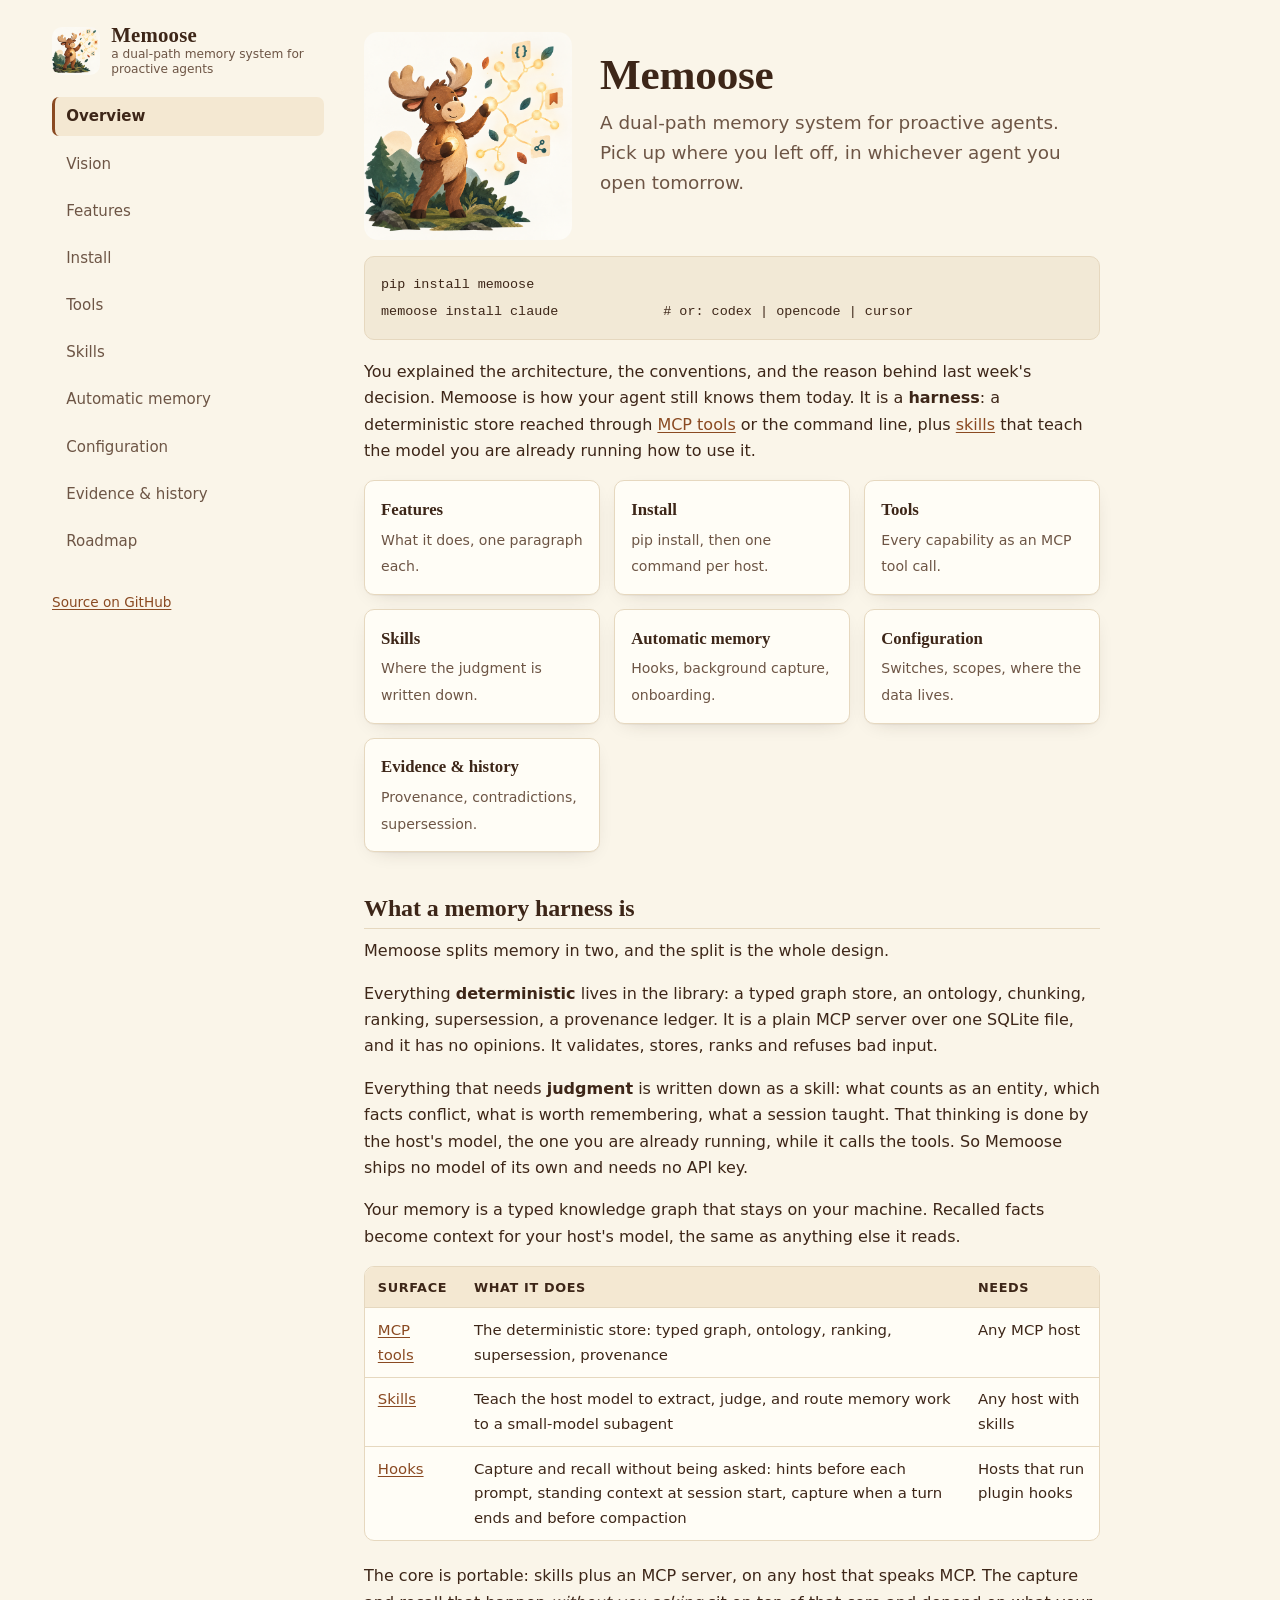
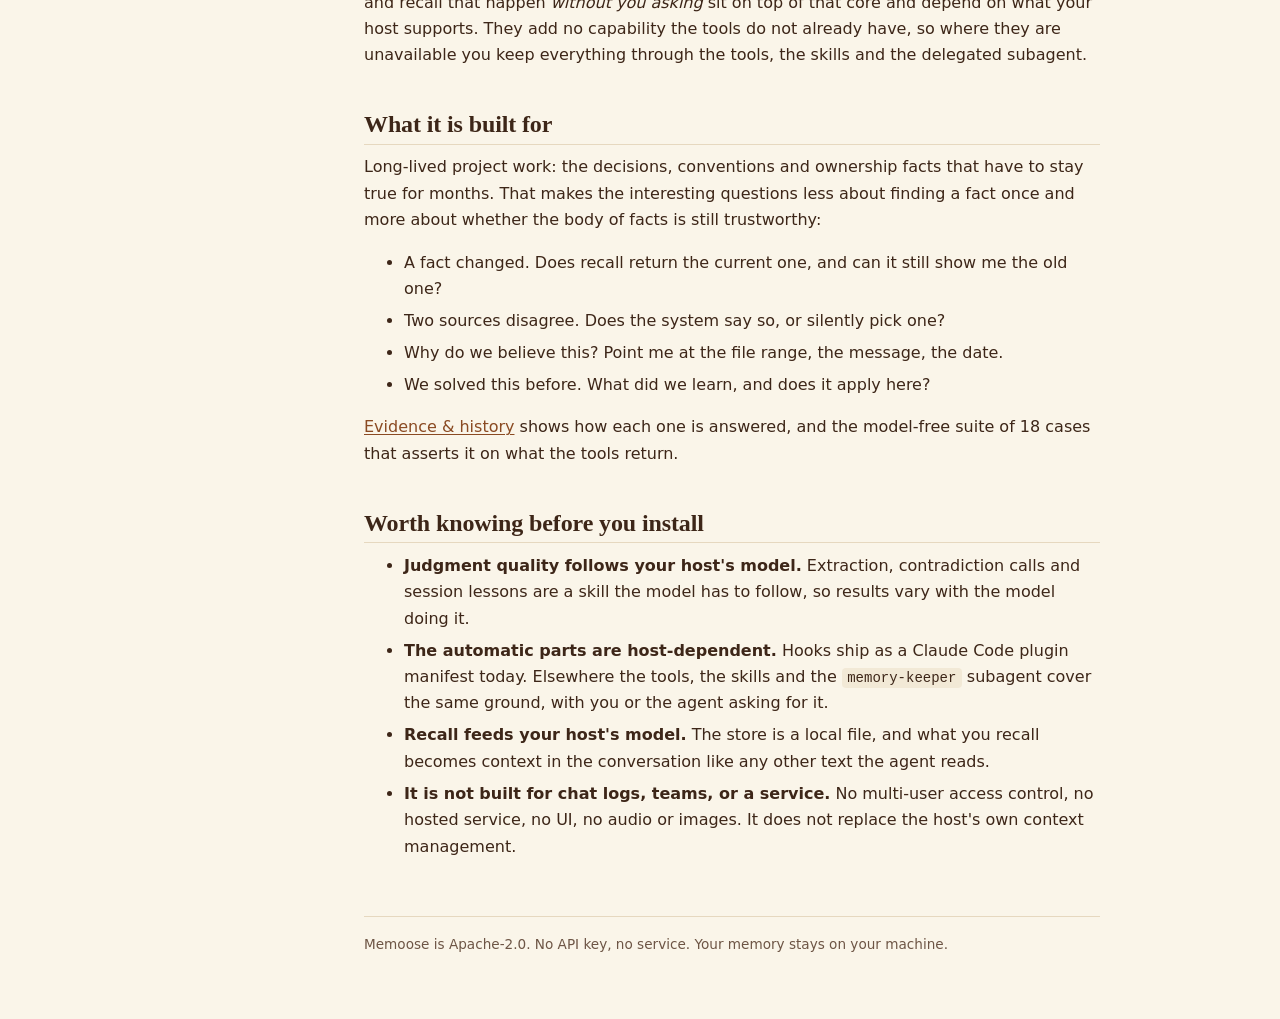
<file: docs/site/index.html>
<!doctype html>
<html lang="en">
<head>
<meta charset="utf-8">
<meta name="viewport" content="width=device-width, initial-scale=1">
<title>Overview &middot; Memoose</title>
<meta name="description" content="Memoose is a dual-path memory system for proactive agents: a deterministic store reached through MCP tools, plus skills that teach the model you are already running how to use it. No API key.">
<link rel="icon" href="memoose-mascot.png">
<link rel="stylesheet" href="style.css">
</head>
<body>
<a class="skip" href="#main">Skip to content</a>
<div class="shell">
<header class="side">
  <a class="brand" href="index.html">
    <img src="memoose-mascot.png" alt="" width="48" height="48">
    <span><strong>Memoose</strong><small>a dual-path memory system for proactive agents</small></span>
  </a>
  <nav aria-label="Documentation">
    <ul>
      <li><a href="index.html" aria-current="page">Overview</a></li>
      <li><a href="vision.html">Vision</a></li>
      <li><a href="features.html">Features</a></li>
      <li><a href="install.html">Install</a></li>
      <li><a href="tools.html">Tools</a></li>
      <li><a href="skills.html">Skills</a></li>
      <li><a href="automatic.html">Automatic memory</a></li>
      <li><a href="configuration.html">Configuration</a></li>
      <li><a href="trust.html">Evidence &amp; history</a></li>
      <li><a href="roadmap.html">Roadmap</a></li>
    </ul>
  </nav>
  <p class="side-foot"><a href="https://github.com/AndrewNgo-ini/memoose">Source on GitHub</a></p>
</header>
<main id="main">
<div class="hero">
  <img src="memoose-mascot.png" alt="The Memoose mascot: a round 2D cartoon moose with tan antlers, sitting and holding up a blank card, on an ivory background." width="320" height="320">
  <div>
    <h1>Memoose</h1>
    <p class="lede">A dual-path memory system for proactive agents. Pick up where you left off, in whichever
    agent you open tomorrow.</p>
  </div>
</div>

<pre><code>pip install memoose
memoose install claude             # or: codex | opencode | cursor</code></pre>

<p>You explained the architecture, the conventions, and the reason behind last week's decision.
Memoose is how your agent still knows them today. It is a <strong>harness</strong>: a
deterministic store reached through <a href="tools.html">MCP tools</a> or the command line, plus
<a href="skills.html">skills</a> that teach the model you are already running how to use it.</p>

<ul class="cards">
  <li><a href="features.html"><strong>Features</strong><span>What it does, one paragraph each.</span></a></li>
  <li><a href="install.html"><strong>Install</strong><span>pip install, then one command per host.</span></a></li>
  <li><a href="tools.html"><strong>Tools</strong><span>Every capability as an MCP tool call.</span></a></li>
  <li><a href="skills.html"><strong>Skills</strong><span>Where the judgment is written down.</span></a></li>
  <li><a href="automatic.html"><strong>Automatic memory</strong><span>Hooks, background capture, onboarding.</span></a></li>
  <li><a href="configuration.html"><strong>Configuration</strong><span>Switches, scopes, where the data lives.</span></a></li>
  <li><a href="trust.html"><strong>Evidence &amp; history</strong><span>Provenance, contradictions, supersession.</span></a></li>
</ul>

<h2>What a memory harness is</h2>
<p>Memoose splits memory in two, and the split is the whole design.</p>
<p>Everything <strong>deterministic</strong> lives in the library: a typed graph store, an ontology,
chunking, ranking, supersession, a provenance ledger. It is a plain MCP server over one SQLite file,
and it has no opinions. It validates, stores, ranks and refuses bad input.</p>
<p>Everything that needs <strong>judgment</strong> is written down as a skill: what counts as an
entity, which facts conflict, what is worth remembering, what a session taught. That thinking is done
by the host's model, the one you are already running, while it calls the tools. So
Memoose ships no model of its own and needs no API key.</p>
<p>Your memory is a typed knowledge graph that stays on your machine. Recalled facts become
context for your host's model, the same as anything else it reads.</p>

<div class="table-wrap">
<table>
<thead><tr><th>Surface</th><th>What it does</th><th>Needs</th></tr></thead>
<tbody>
<tr><td><a href="tools.html">MCP tools</a></td><td>The deterministic store: typed graph, ontology, ranking, supersession, provenance</td><td>Any MCP host</td></tr>
<tr><td><a href="skills.html">Skills</a></td><td>Teach the host model to extract, judge, and route memory work to a small-model subagent</td><td>Any host with skills</td></tr>
<tr><td><a href="automatic.html">Hooks</a></td><td>Capture and recall without being asked: hints before each prompt, standing context at session start, capture when a turn ends and before compaction</td><td>Hosts that run plugin hooks</td></tr>
</tbody>
</table>
</div>
<p>The core is portable: skills plus an MCP server, on any host that speaks MCP. The capture and
recall that happen <em>without you asking</em> sit on top of that core and depend on what your host
supports. They add no capability the tools do not already have, so where they are unavailable you
keep everything through the tools, the skills and the delegated subagent.</p>

<h2>What it is built for</h2>
<p>Long-lived project work: the decisions, conventions and ownership facts that have to stay true for
months. That makes the interesting questions less about finding a fact once and more about whether the
body of facts is still trustworthy:</p>
<ul>
  <li>A fact changed. Does recall return the current one, and can it still show me the old one?</li>
  <li>Two sources disagree. Does the system say so, or silently pick one?</li>
  <li>Why do we believe this? Point me at the file range, the message, the date.</li>
  <li>We solved this before. What did we learn, and does it apply here?</li>
</ul>
<p><a href="trust.html">Evidence &amp; history</a> shows how each one is answered, and the model-free
suite of 18 cases that asserts it on what the tools return.</p>

<h2>Worth knowing before you install</h2>
<ul>
  <li><strong>Judgment quality follows your host's model.</strong> Extraction, contradiction calls and
  session lessons are a skill the model has to follow, so results vary with the model doing it.</li>
  <li><strong>The automatic parts are host-dependent.</strong> Hooks ship as a Claude Code plugin
  manifest today. Elsewhere the tools, the skills and the <code>memory-keeper</code> subagent cover
  the same ground, with you or the agent asking for it.</li>
  <li><strong>Recall feeds your host's model.</strong> The store is a local file, and what you recall
  becomes context in the conversation like any other text the agent reads.</li>
  <li><strong>It is not built for chat logs, teams, or a service.</strong> No multi-user access
  control, no hosted service, no UI, no audio or images. It does not replace the host's own context
  management.</li>
</ul>

<footer class="page-foot">
  <p>Memoose is Apache-2.0. No API key, no service. Your memory stays on your machine.</p>
</footer>
</main>
</div>
</body>
</html>
</file>
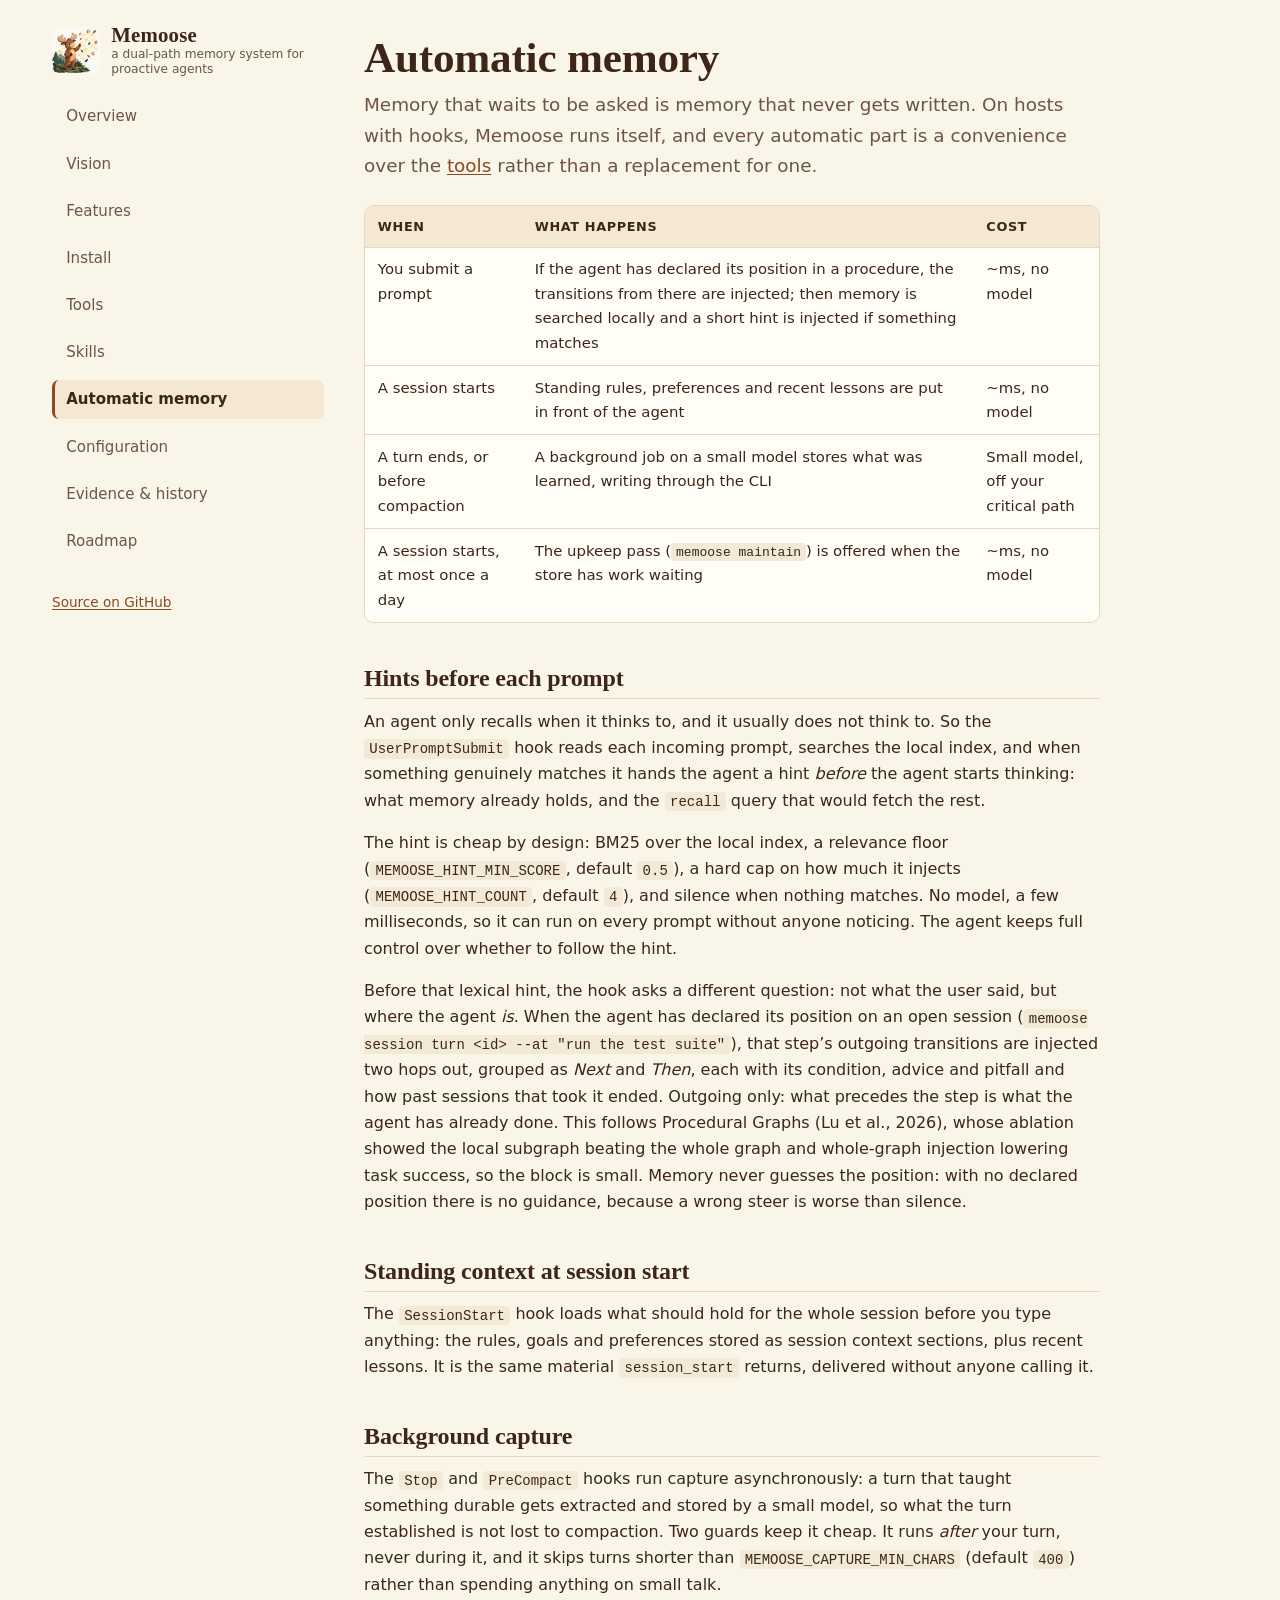
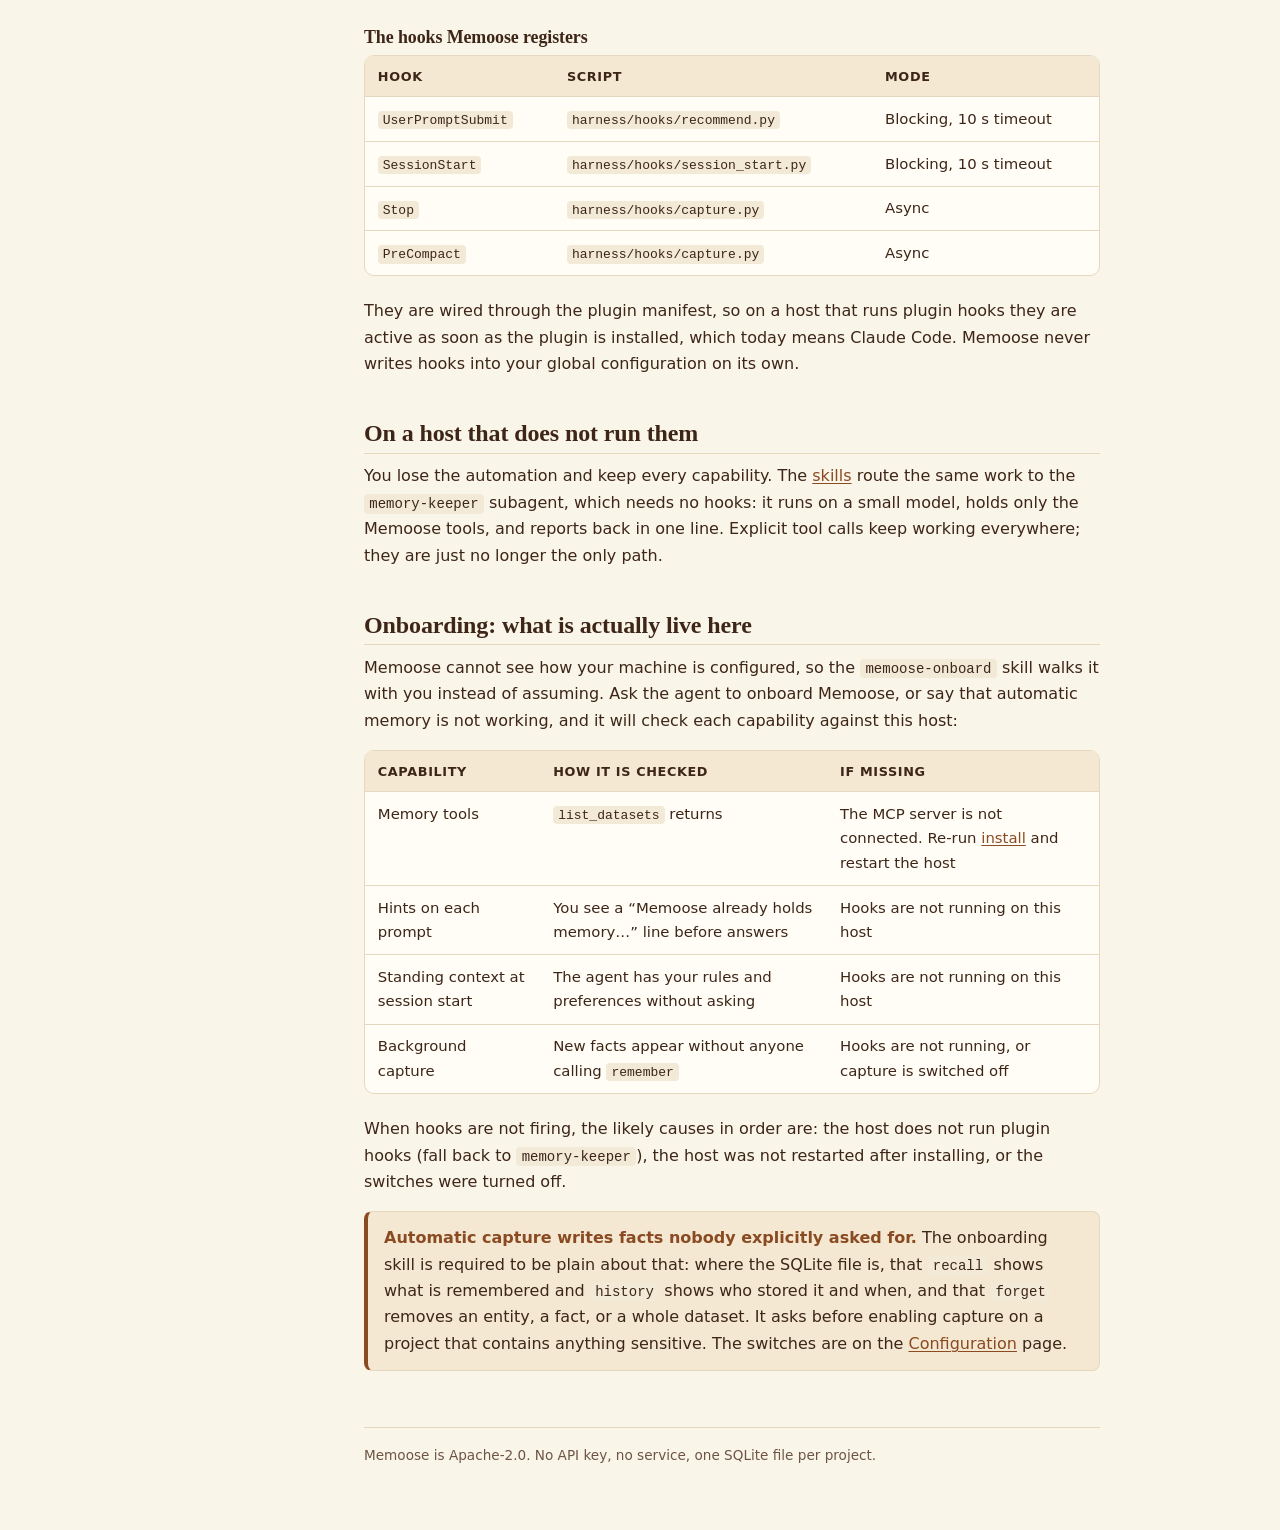
<file: docs/site/automatic.html>
<!doctype html>
<html lang="en">
<head>
<meta charset="utf-8">
<meta name="viewport" content="width=device-width, initial-scale=1">
<title>Automatic memory &middot; Memoose</title>
<meta name="description" content="How Memoose captures and recalls without being asked: prompt hints, standing context at session start, background capture on turn end and before compaction, and the onboarding skill.">
<link rel="icon" href="memoose-mascot.png">
<link rel="stylesheet" href="style.css">
</head>
<body>
<a class="skip" href="#main">Skip to content</a>
<div class="shell">
<header class="side">
  <a class="brand" href="index.html">
    <img src="memoose-mascot.png" alt="" width="48" height="48">
    <span><strong>Memoose</strong><small>a dual-path memory system for proactive agents</small></span>
  </a>
  <nav aria-label="Documentation">
    <ul>
      <li><a href="index.html">Overview</a></li>
      <li><a href="vision.html">Vision</a></li>
      <li><a href="features.html">Features</a></li>
      <li><a href="install.html">Install</a></li>
      <li><a href="tools.html">Tools</a></li>
      <li><a href="skills.html">Skills</a></li>
      <li><a href="automatic.html" aria-current="page">Automatic memory</a></li>
      <li><a href="configuration.html">Configuration</a></li>
      <li><a href="trust.html">Evidence &amp; history</a></li>
      <li><a href="roadmap.html">Roadmap</a></li>
    </ul>
  </nav>
  <p class="side-foot"><a href="https://github.com/AndrewNgo-ini/memoose">Source on GitHub</a></p>
</header>
<main id="main">
<h1>Automatic memory</h1>
<p class="lede">Memory that waits to be asked is memory that never gets written. On hosts with hooks,
Memoose runs itself, and every automatic part is a convenience over the
<a href="tools.html">tools</a> rather than a replacement for one.</p>

<div class="table-wrap">
<table>
<thead><tr><th>When</th><th>What happens</th><th>Cost</th></tr></thead>
<tbody>
<tr><td>You submit a prompt</td><td>If the agent has declared its position in a procedure, the transitions from there are injected; then memory is searched locally and a short hint is injected if something matches</td><td>~ms, no model</td></tr>
<tr><td>A session starts</td><td>Standing rules, preferences and recent lessons are put in front of the agent</td><td>~ms, no model</td></tr>
<tr><td>A turn ends, or before compaction</td><td>A background job on a small model stores what was learned, writing through the CLI</td><td>Small model, off your critical path</td></tr>
<tr><td>A session starts, at most once a day</td><td>The upkeep pass (<code>memoose maintain</code>) is offered when the store has work waiting</td><td>~ms, no model</td></tr>
</tbody>
</table>
</div>

<h2>Hints before each prompt</h2>
<p>An agent only recalls when it thinks to, and it usually does not think to. So the
<code>UserPromptSubmit</code> hook reads each incoming prompt, searches the local index, and when
something genuinely matches it hands the agent a hint <em>before</em> the agent starts thinking: what
memory already holds, and the <code>recall</code> query that would fetch the rest.</p>
<p>The hint is cheap by design: BM25 over the local index, a relevance floor
(<code>MEMOOSE_HINT_MIN_SCORE</code>, default <code>0.5</code>), a hard cap on how much it injects
(<code>MEMOOSE_HINT_COUNT</code>, default <code>4</code>), and silence when nothing matches. No model,
a few milliseconds, so it can run on every prompt without anyone noticing. The agent keeps full
control over whether to follow the hint.</p>
<p>Before that lexical hint, the hook asks a different question: not what the user said, but where
the agent <em>is</em>. When the agent has declared its position on an open session
(<code>memoose session turn &lt;id&gt; --at "run the test suite"</code>), that step&rsquo;s outgoing
transitions are injected two hops out, grouped as <em>Next</em> and <em>Then</em>, each with its
condition, advice and pitfall and how past sessions that took it ended. Outgoing only: what precedes
the step is what the agent has already done. This follows Procedural Graphs (Lu et&nbsp;al., 2026),
whose ablation showed the local subgraph beating the whole graph and whole-graph injection lowering
task success, so the block is small. Memory never guesses the position: with no declared position
there is no guidance, because a wrong steer is worse than silence.</p>

<h2>Standing context at session start</h2>
<p>The <code>SessionStart</code> hook loads what should hold for the whole session before you type
anything: the rules, goals and preferences stored as session context sections, plus recent lessons.
It is the same material <code>session_start</code> returns, delivered without anyone calling it.</p>

<h2>Background capture</h2>
<p>The <code>Stop</code> and <code>PreCompact</code> hooks run capture asynchronously: a turn that
taught something durable gets extracted and stored by a small model, so what the turn established is
not lost to compaction. Two guards keep it cheap. It runs
<em>after</em> your turn, never during it, and it skips turns shorter than
<code>MEMOOSE_CAPTURE_MIN_CHARS</code> (default <code>400</code>) rather than spending anything on
small talk.</p>

<h3>The hooks Memoose registers</h3>
<div class="table-wrap">
<table>
<thead><tr><th>Hook</th><th>Script</th><th>Mode</th></tr></thead>
<tbody>
<tr><td><code>UserPromptSubmit</code></td><td><code>harness/hooks/recommend.py</code></td><td>Blocking, 10&nbsp;s timeout</td></tr>
<tr><td><code>SessionStart</code></td><td><code>harness/hooks/session_start.py</code></td><td>Blocking, 10&nbsp;s timeout</td></tr>
<tr><td><code>Stop</code></td><td><code>harness/hooks/capture.py</code></td><td>Async</td></tr>
<tr><td><code>PreCompact</code></td><td><code>harness/hooks/capture.py</code></td><td>Async</td></tr>
</tbody>
</table>
</div>
<p>They are wired through the plugin manifest, so on a host that runs plugin hooks they are active as
soon as the plugin is installed, which today means Claude Code. Memoose never writes hooks into
your global configuration on its own.</p>

<h2>On a host that does not run them</h2>
<p>You lose the automation and keep every capability. The <a href="skills.html">skills</a> route the
same work to the <code>memory-keeper</code> subagent, which needs no hooks: it runs on a small model,
holds only the Memoose tools, and reports back in one line. Explicit tool calls keep working
everywhere; they are just no longer the only path.</p>

<h2>Onboarding: what is actually live here</h2>
<p>Memoose cannot see how your machine is configured, so the <code>memoose-onboard</code> skill walks
it with you instead of assuming. Ask the agent to onboard Memoose, or say that automatic memory is not
working, and it will check each capability against this host:</p>
<div class="table-wrap">
<table>
<thead><tr><th>Capability</th><th>How it is checked</th><th>If missing</th></tr></thead>
<tbody>
<tr><td>Memory tools</td><td><code>list_datasets</code> returns</td><td>The MCP server is not connected. Re-run <a href="install.html">install</a> and restart the host</td></tr>
<tr><td>Hints on each prompt</td><td>You see a &ldquo;Memoose already holds memory&hellip;&rdquo; line before answers</td><td>Hooks are not running on this host</td></tr>
<tr><td>Standing context at session start</td><td>The agent has your rules and preferences without asking</td><td>Hooks are not running on this host</td></tr>
<tr><td>Background capture</td><td>New facts appear without anyone calling <code>remember</code></td><td>Hooks are not running, or capture is switched off</td></tr>
</tbody>
</table>
</div>
<p>When hooks are not firing, the likely causes in order are: the host does not run plugin hooks (fall
back to <code>memory-keeper</code>), the host was not restarted after installing, or the switches were
turned off.</p>

<div class="note">
<p><strong>Automatic capture writes facts nobody explicitly asked for.</strong> The onboarding skill is
required to be plain about that: where the SQLite file is, that
<code>recall</code> shows what is remembered and <code>history</code> shows who stored it and when,
and that <code>forget</code> removes an entity, a fact, or a whole dataset. It asks before enabling
capture on a project that contains anything sensitive. The switches are on the
<a href="configuration.html">Configuration</a> page.</p>
</div>

<footer class="page-foot">
  <p>Memoose is Apache-2.0. No API key, no service, one SQLite file per project.</p>
</footer>
</main>
</div>
</body>
</html>
</file>
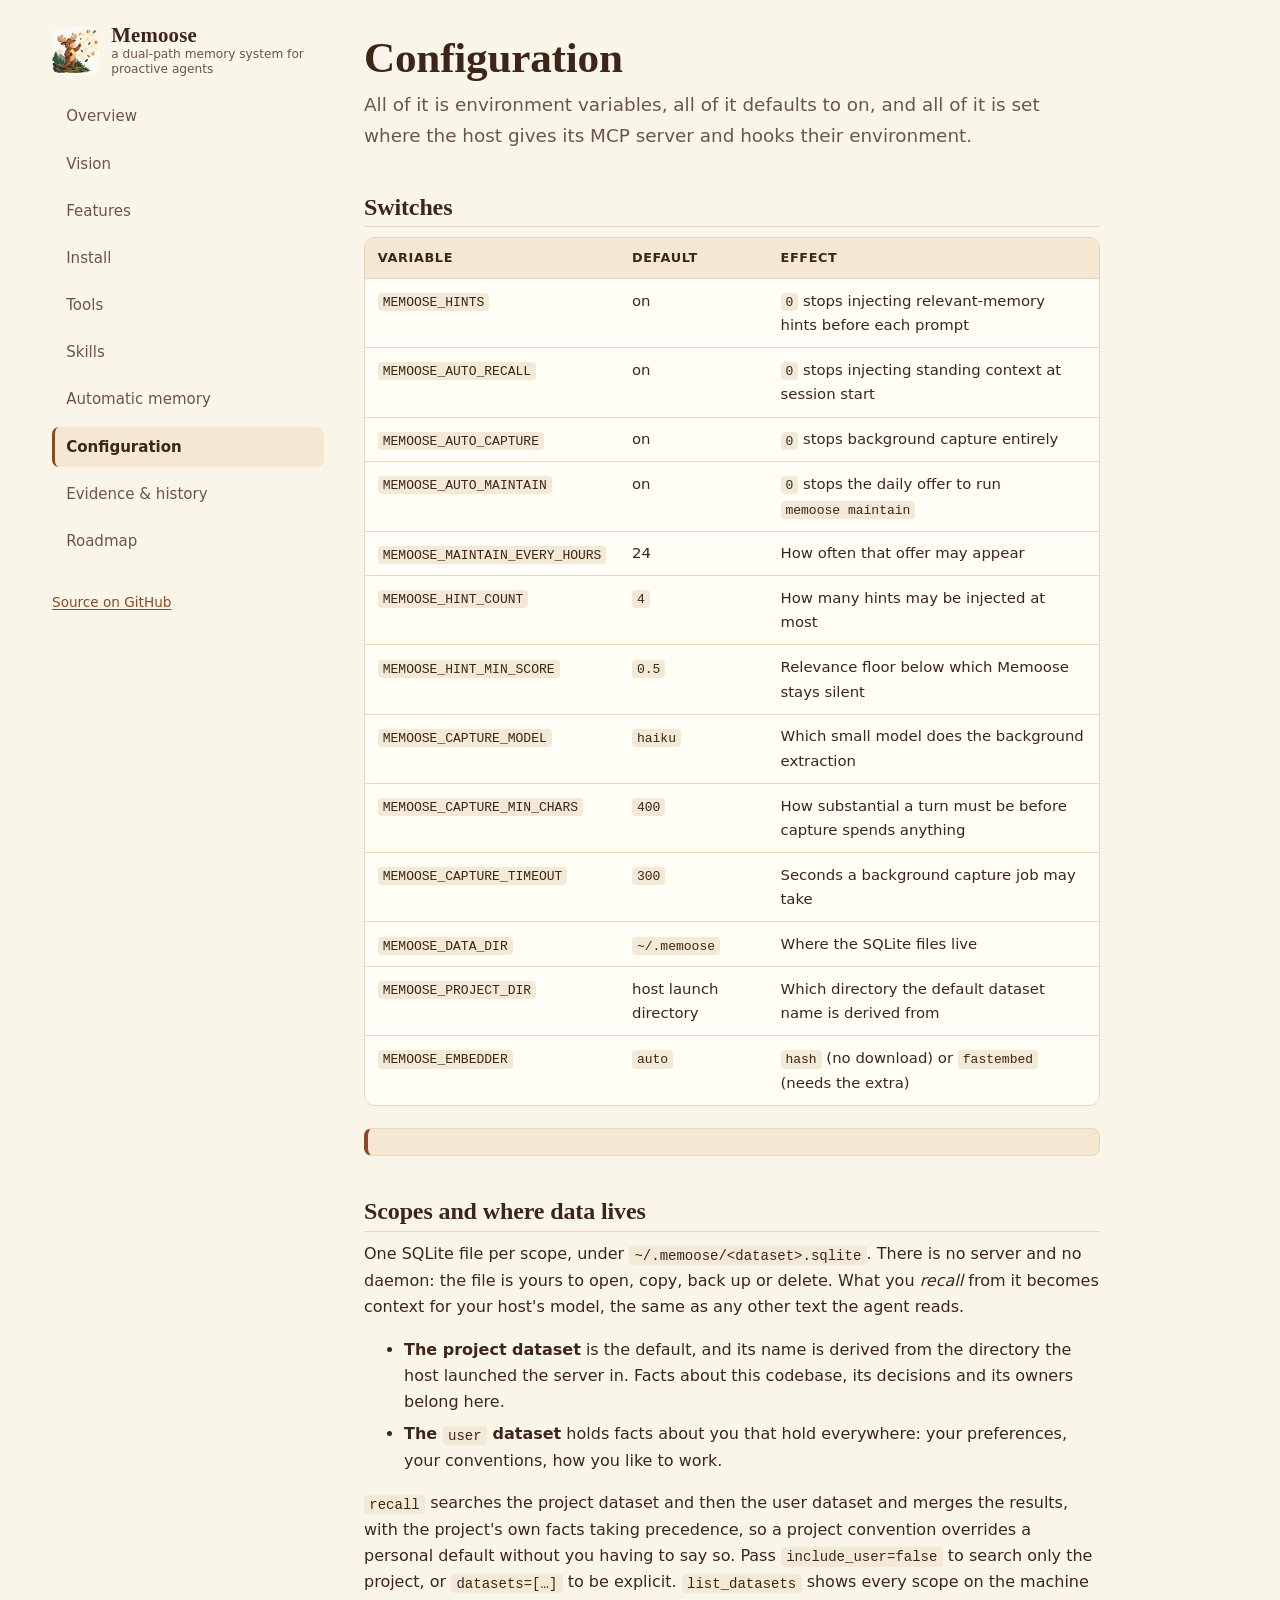
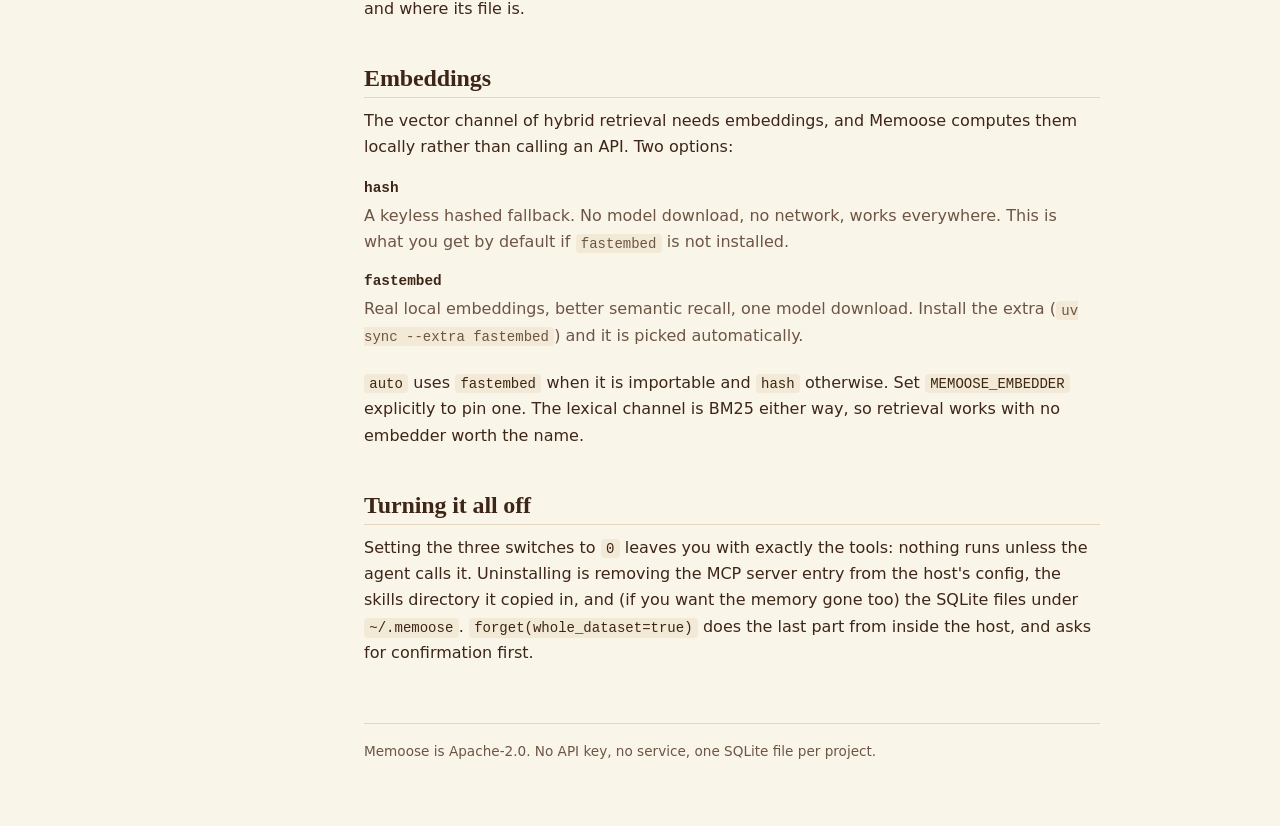
<file: docs/site/configuration.html>
<!doctype html>
<html lang="en">
<head>
<meta charset="utf-8">
<meta name="viewport" content="width=device-width, initial-scale=1">
<title>Configuration &middot; Memoose</title>
<meta name="description" content="Every Memoose switch: environment variables for hints, capture and embeddings, where the SQLite files live, and how project and user scopes merge.">
<link rel="icon" href="memoose-mascot.png">
<link rel="stylesheet" href="style.css">
</head>
<body>
<a class="skip" href="#main">Skip to content</a>
<div class="shell">
<header class="side">
  <a class="brand" href="index.html">
    <img src="memoose-mascot.png" alt="" width="48" height="48">
    <span><strong>Memoose</strong><small>a dual-path memory system for proactive agents</small></span>
  </a>
  <nav aria-label="Documentation">
    <ul>
      <li><a href="index.html">Overview</a></li>
      <li><a href="vision.html">Vision</a></li>
      <li><a href="features.html">Features</a></li>
      <li><a href="install.html">Install</a></li>
      <li><a href="tools.html">Tools</a></li>
      <li><a href="skills.html">Skills</a></li>
      <li><a href="automatic.html">Automatic memory</a></li>
      <li><a href="configuration.html" aria-current="page">Configuration</a></li>
      <li><a href="trust.html">Evidence &amp; history</a></li>
      <li><a href="roadmap.html">Roadmap</a></li>
    </ul>
  </nav>
  <p class="side-foot"><a href="https://github.com/AndrewNgo-ini/memoose">Source on GitHub</a></p>
</header>
<main id="main">
<h1>Configuration</h1>
<p class="lede">All of it is environment variables, all of it defaults to on, and all of it is set
where the host gives its MCP server and hooks their environment.</p>

<h2>Switches</h2>
<div class="table-wrap">
<table>
<thead><tr><th>Variable</th><th>Default</th><th>Effect</th></tr></thead>
<tbody>
<tr><td><code>MEMOOSE_HINTS</code></td><td>on</td><td><code>0</code> stops injecting relevant-memory hints before each prompt</td></tr>
<tr><td><code>MEMOOSE_AUTO_RECALL</code></td><td>on</td><td><code>0</code> stops injecting standing context at session start</td></tr>
<tr><td><code>MEMOOSE_AUTO_CAPTURE</code></td><td>on</td><td><code>0</code> stops background capture entirely</td></tr>
<tr><td><code>MEMOOSE_AUTO_MAINTAIN</code></td><td>on</td><td><code>0</code> stops the daily offer to run <code>memoose maintain</code></td></tr>
<tr><td><code>MEMOOSE_MAINTAIN_EVERY_HOURS</code></td><td>24</td><td>How often that offer may appear</td></tr>
<tr><td><code>MEMOOSE_HINT_COUNT</code></td><td><code>4</code></td><td>How many hints may be injected at most</td></tr>
<tr><td><code>MEMOOSE_HINT_MIN_SCORE</code></td><td><code>0.5</code></td><td>Relevance floor below which Memoose stays silent</td></tr>
<tr><td><code>MEMOOSE_CAPTURE_MODEL</code></td><td><code>haiku</code></td><td>Which small model does the background extraction</td></tr>
<tr><td><code>MEMOOSE_CAPTURE_MIN_CHARS</code></td><td><code>400</code></td><td>How substantial a turn must be before capture spends anything</td></tr>
<tr><td><code>MEMOOSE_CAPTURE_TIMEOUT</code></td><td><code>300</code></td><td>Seconds a background capture job may take</td></tr>
<tr><td><code>MEMOOSE_DATA_DIR</code></td><td><code>~/.memoose</code></td><td>Where the SQLite files live</td></tr>
<tr><td><code>MEMOOSE_PROJECT_DIR</code></td><td>host launch directory</td><td>Which directory the default dataset name is derived from</td></tr>
<tr><td><code>MEMOOSE_EMBEDDER</code></td><td><code>auto</code></td><td><code>hash</code> (no download) or <code>fastembed</code> (needs the extra)</td></tr>
</tbody>
</table>
</div>

<div class="note">
</div>

<h2 id="scopes">Scopes and where data lives</h2>
<p>One SQLite file per scope, under <code>~/.memoose/&lt;dataset&gt;.sqlite</code>. There is no server
and no daemon: the file is yours to open, copy, back up or delete. What you <em>recall</em> from it
becomes context for your host's model, the same as any other text the agent reads.</p>
<ul>
  <li><strong>The project dataset</strong> is the default, and its name is derived from the directory
  the host launched the server in. Facts about this codebase, its decisions and its owners belong
  here.</li>
  <li><strong>The <code>user</code> dataset</strong> holds facts about you that hold everywhere: your
  preferences, your conventions, how you like to work.</li>
</ul>
<p><code>recall</code> searches the project dataset and then the user dataset and merges the results,
with the project's own facts taking precedence, so a project convention overrides a personal
default without you having to say so. Pass <code>include_user=false</code> to search only the project,
or <code>datasets=[&hellip;]</code> to be explicit. <code>list_datasets</code> shows every scope on
the machine and where its file is.</p>

<h2>Embeddings</h2>
<p>The vector channel of hybrid retrieval needs embeddings, and Memoose computes them locally rather
than calling an API. Two options:</p>
<dl>
  <dt>hash</dt>
  <dd>A keyless hashed fallback. No model download, no network, works everywhere. This is what you get
  by default if <code>fastembed</code> is not installed.</dd>
  <dt>fastembed</dt>
  <dd>Real local embeddings, better semantic recall, one model download. Install the extra
  (<code>uv sync --extra fastembed</code>) and it is picked automatically.</dd>
</dl>
<p><code>auto</code> uses <code>fastembed</code> when it is importable and <code>hash</code>
otherwise. Set <code>MEMOOSE_EMBEDDER</code> explicitly to pin one. The lexical channel is BM25 either
way, so retrieval works with no embedder worth the name.</p>

<h2>Turning it all off</h2>
<p>Setting the three switches to <code>0</code> leaves you with exactly the tools: nothing runs unless
the agent calls it. Uninstalling is removing the MCP server entry from the host's config, the skills
directory it copied in, and (if you want the memory gone too) the SQLite files under
<code>~/.memoose</code>. <code>forget(whole_dataset=true)</code> does the last part from inside the
host, and asks for confirmation first.</p>

<footer class="page-foot">
  <p>Memoose is Apache-2.0. No API key, no service, one SQLite file per project.</p>
</footer>
</main>
</div>
</body>
</html>
</file>
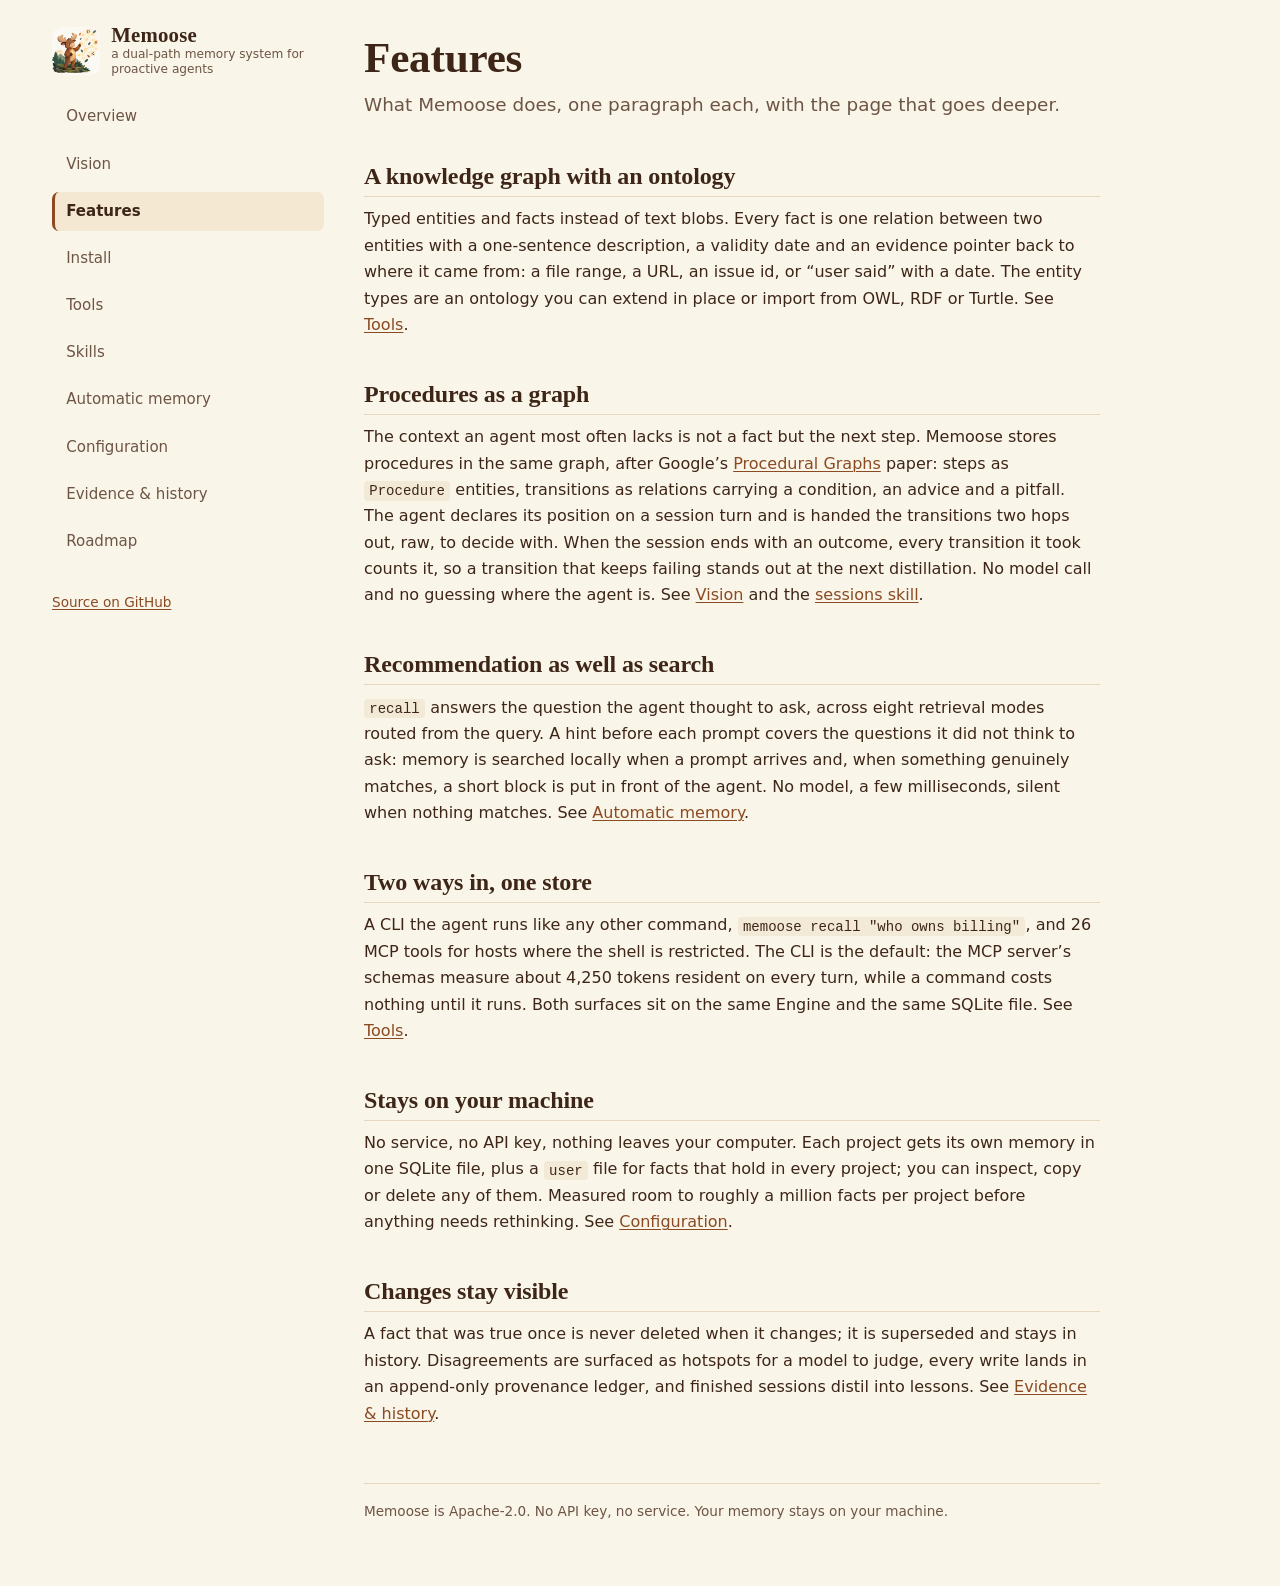
<file: docs/site/features.html>
<!doctype html>
<html lang="en">
<head>
<meta charset="utf-8">
<meta name="viewport" content="width=device-width, initial-scale=1">
<title>Features &middot; Memoose</title>
<meta name="description" content="What Memoose does: a typed knowledge graph with evidence, procedures as a graph, recommendation as well as search, a CLI and MCP tools over one store, and nothing leaving your machine.">
<link rel="icon" href="memoose-mascot.png">
<link rel="stylesheet" href="style.css">
</head>
<body>
<a class="skip" href="#main">Skip to content</a>
<div class="shell">
<header class="side">
  <a class="brand" href="index.html">
    <img src="memoose-mascot.png" alt="" width="48" height="48">
    <span><strong>Memoose</strong><small>a dual-path memory system for proactive agents</small></span>
  </a>
  <nav aria-label="Documentation">
    <ul>
      <li><a href="index.html">Overview</a></li>
      <li><a href="vision.html">Vision</a></li>
      <li><a href="features.html" aria-current="page">Features</a></li>
      <li><a href="install.html">Install</a></li>
      <li><a href="tools.html">Tools</a></li>
      <li><a href="skills.html">Skills</a></li>
      <li><a href="automatic.html">Automatic memory</a></li>
      <li><a href="configuration.html">Configuration</a></li>
      <li><a href="trust.html">Evidence &amp; history</a></li>
      <li><a href="roadmap.html">Roadmap</a></li>
    </ul>
  </nav>
  <p class="side-foot"><a href="https://github.com/AndrewNgo-ini/memoose">Source on GitHub</a></p>
</header>
<main id="main">
<h1>Features</h1>
<p class="lede">What Memoose does, one paragraph each, with the page that goes deeper.</p>

<h2>A knowledge graph with an ontology</h2>
<p>Typed entities and facts instead of text blobs. Every fact is one relation between two entities
with a one-sentence description, a validity date and an evidence pointer back to where it came from:
a file range, a URL, an issue id, or &ldquo;user said&rdquo; with a date. The entity types are an
ontology you can extend in place or import from OWL, RDF or Turtle. See
<a href="tools.html">Tools</a>.</p>

<h2>Procedures as a graph</h2>
<p>The context an agent most often lacks is not a fact but the next step. Memoose stores procedures
in the same graph, after Google&rsquo;s <a href="https://arxiv.org/abs/2609.09153">Procedural
Graphs</a> paper: steps as <code>Procedure</code> entities, transitions as relations carrying a
condition, an advice and a pitfall. The agent declares its position on a session turn and is handed
the transitions two hops out, raw, to decide with. When the session ends with an outcome, every
transition it took counts it, so a transition that keeps failing stands out at the next distillation.
No model call and no guessing where the agent is. See <a href="vision.html">Vision</a> and the
<a href="skills.html">sessions skill</a>.</p>

<h2>Recommendation as well as search</h2>
<p><code>recall</code> answers the question the agent thought to ask, across eight retrieval modes
routed from the query. A hint before each prompt covers the questions it did not think to ask:
memory is searched locally when a prompt arrives and, when something genuinely matches, a short block
is put in front of the agent. No model, a few milliseconds, silent when nothing matches. See
<a href="automatic.html">Automatic memory</a>.</p>

<h2>Two ways in, one store</h2>
<p>A CLI the agent runs like any other command, <code>memoose recall "who owns billing"</code>, and
26 MCP tools for hosts where the shell is restricted. The CLI is the default: the MCP server&rsquo;s
schemas measure about 4,250 tokens resident on every turn, while a command costs nothing until it
runs. Both surfaces sit on the same Engine and the same SQLite file. See
<a href="tools.html">Tools</a>.</p>

<h2>Stays on your machine</h2>
<p>No service, no API key, nothing leaves your computer. Each project gets its own memory in one
SQLite file, plus a <code>user</code> file for facts that hold in every project; you can inspect,
copy or delete any of them. Measured room to roughly a million facts per project before anything
needs rethinking. See <a href="configuration.html">Configuration</a>.</p>

<h2>Changes stay visible</h2>
<p>A fact that was true once is never deleted when it changes; it is superseded and stays in history.
Disagreements are surfaced as hotspots for a model to judge, every write lands in an append-only
provenance ledger, and finished sessions distil into lessons. See
<a href="trust.html">Evidence &amp; history</a>.</p>

<footer class="page-foot">
  <p>Memoose is Apache-2.0. No API key, no service. Your memory stays on your machine.</p>
</footer>
</main>
</div>
</body>
</html>
</file>
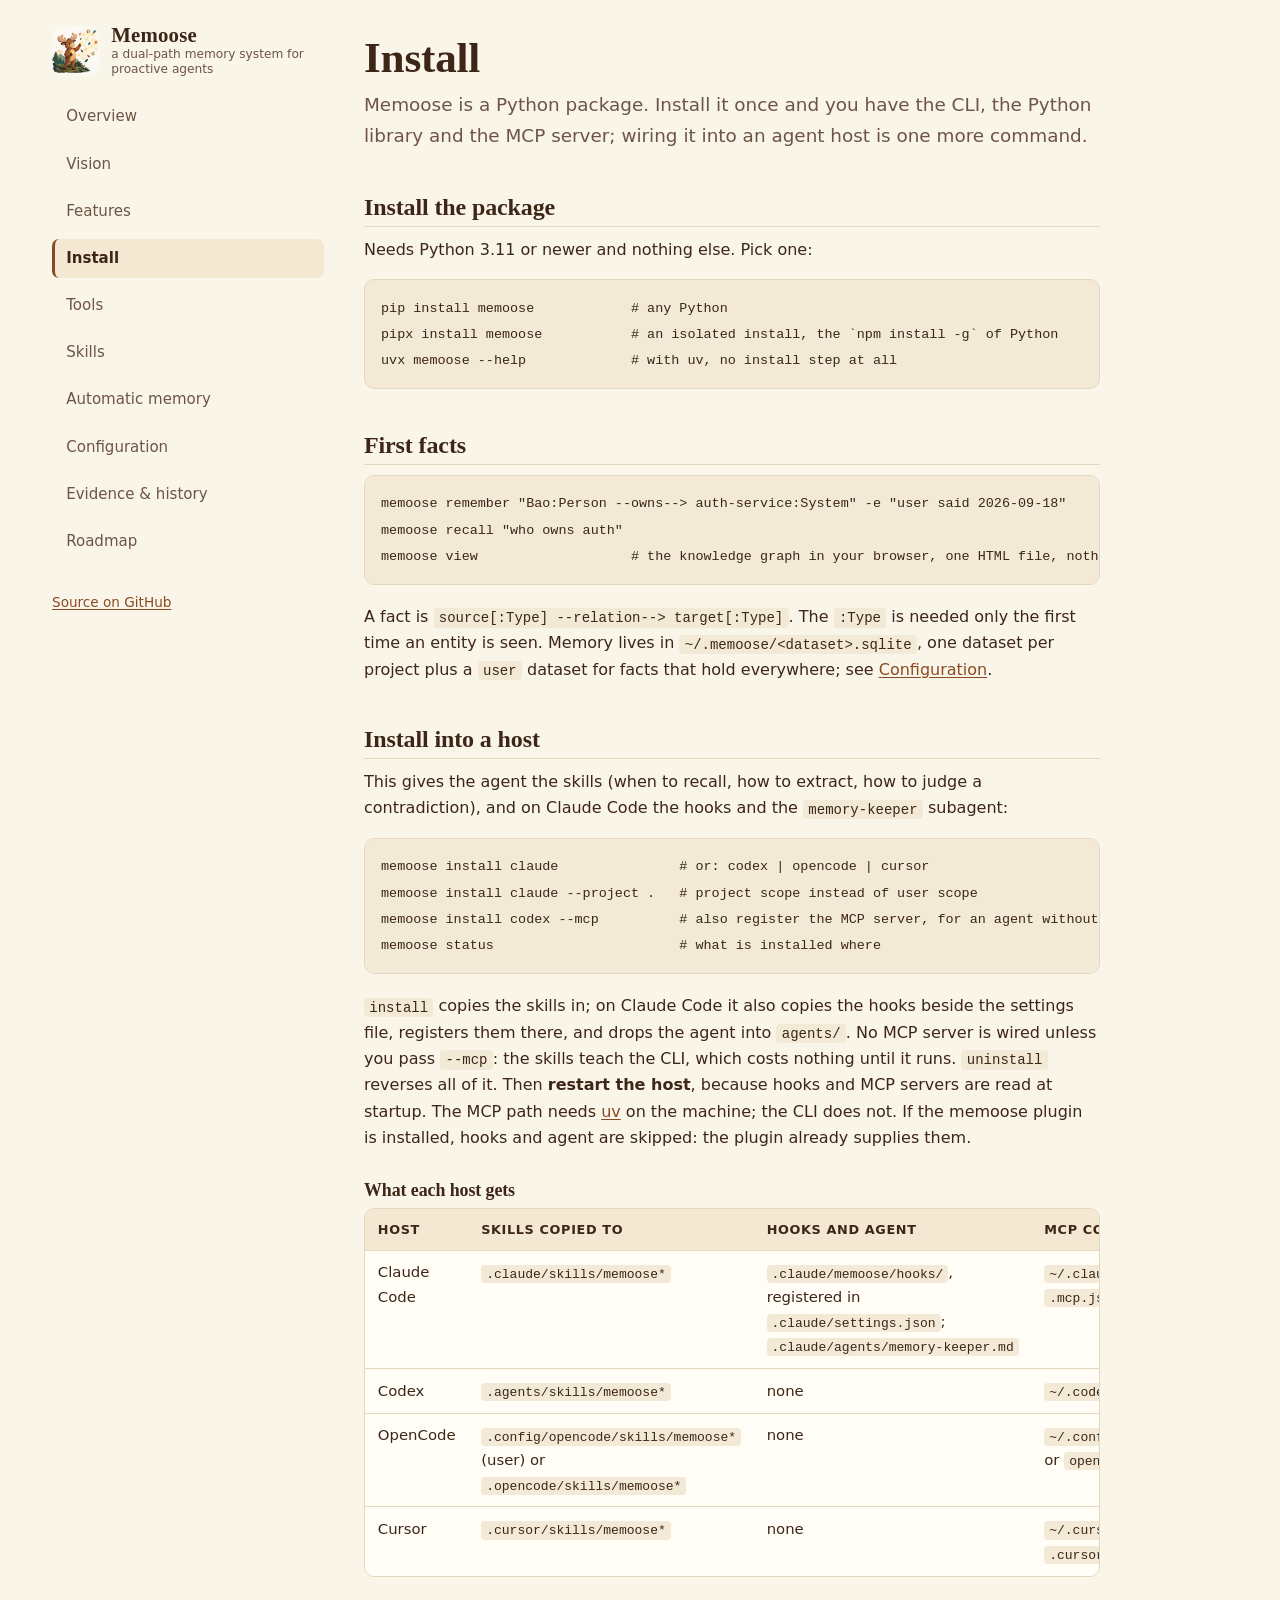
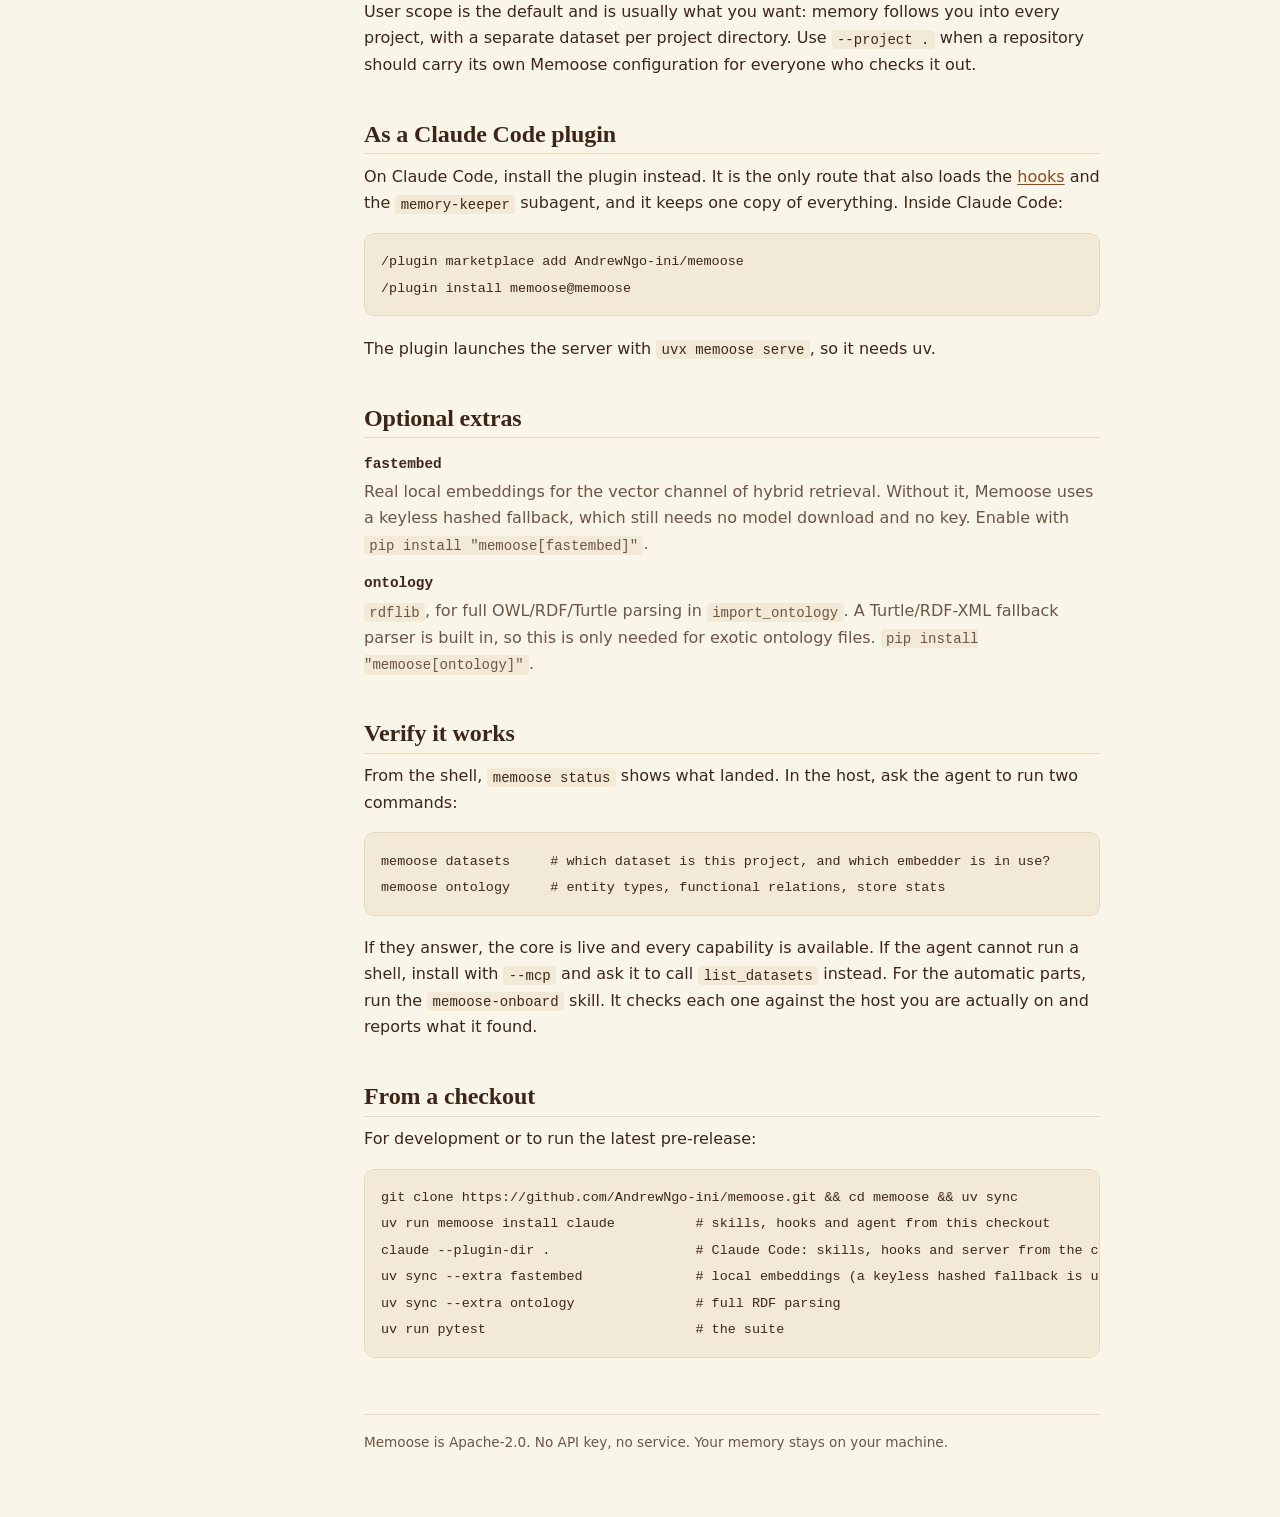
<file: docs/site/install.html>
<!doctype html>
<html lang="en">
<head>
<meta charset="utf-8">
<meta name="viewport" content="width=device-width, initial-scale=1">
<title>Install &middot; Memoose</title>
<meta name="description" content="pip install memoose, then one command wires it into Claude Code, Codex, OpenCode, or Cursor. Or install the Claude Code plugin.">
<link rel="icon" href="memoose-mascot.png">
<link rel="stylesheet" href="style.css">
</head>
<body>
<a class="skip" href="#main">Skip to content</a>
<div class="shell">
<header class="side">
  <a class="brand" href="index.html">
    <img src="memoose-mascot.png" alt="" width="48" height="48">
    <span><strong>Memoose</strong><small>a dual-path memory system for proactive agents</small></span>
  </a>
  <nav aria-label="Documentation">
    <ul>
      <li><a href="index.html">Overview</a></li>
      <li><a href="vision.html">Vision</a></li>
      <li><a href="features.html">Features</a></li>
      <li><a href="install.html" aria-current="page">Install</a></li>
      <li><a href="tools.html">Tools</a></li>
      <li><a href="skills.html">Skills</a></li>
      <li><a href="automatic.html">Automatic memory</a></li>
      <li><a href="configuration.html">Configuration</a></li>
      <li><a href="trust.html">Evidence &amp; history</a></li>
      <li><a href="roadmap.html">Roadmap</a></li>
    </ul>
  </nav>
  <p class="side-foot"><a href="https://github.com/AndrewNgo-ini/memoose">Source on GitHub</a></p>
</header>
<main id="main">
<h1>Install</h1>
<p class="lede">Memoose is a Python package. Install it once and you have the CLI, the Python
library and the MCP server; wiring it into an agent host is one more command.</p>

<h2>Install the package</h2>
<p>Needs Python 3.11 or newer and nothing else. Pick one:</p>
<pre><code>pip install memoose            # any Python
pipx install memoose           # an isolated install, the `npm install -g` of Python
uvx memoose --help             # with uv, no install step at all</code></pre>

<h2>First facts</h2>
<pre><code>memoose remember "Bao:Person --owns--> auth-service:System" -e "user said 2026-09-18"
memoose recall "who owns auth"
memoose view                   # the knowledge graph in your browser, one HTML file, nothing uploaded</code></pre>
<p>A fact is <code>source[:Type] --relation--> target[:Type]</code>. The <code>:Type</code> is needed
only the first time an entity is seen. Memory lives in <code>~/.memoose/&lt;dataset&gt;.sqlite</code>,
one dataset per project plus a <code>user</code> dataset for facts that hold everywhere; see
<a href="configuration.html">Configuration</a>.</p>

<h2>Install into a host</h2>
<p>This gives the agent the skills (when to recall, how to extract, how to judge a contradiction),
and on Claude Code the hooks and the <code>memory-keeper</code> subagent:</p>
<pre><code>memoose install claude               # or: codex | opencode | cursor
memoose install claude --project .   # project scope instead of user scope
memoose install codex --mcp          # also register the MCP server, for an agent without a shell
memoose status                       # what is installed where</code></pre>
<p><code>install</code> copies the skills in; on Claude Code it also copies the hooks beside the
settings file, registers them there, and drops the agent into <code>agents/</code>. No MCP server is
wired unless you pass <code>--mcp</code>: the skills teach the CLI, which costs nothing until it
runs. <code>uninstall</code> reverses all of it. Then <strong>restart the host</strong>, because hooks
and MCP servers are read at startup. The MCP path needs <a href="https://docs.astral.sh/uv/">uv</a>
on the machine; the CLI does not. If the memoose plugin is installed, hooks and agent are skipped:
the plugin already supplies them.</p>

<h3>What each host gets</h3>
<div class="table-wrap">
<table>
<thead><tr><th>Host</th><th>Skills copied to</th><th>Hooks and agent</th><th>MCP config (with <code>--mcp</code>)</th></tr></thead>
<tbody>
<tr><td>Claude Code</td><td><code>.claude/skills/memoose*</code></td><td><code>.claude/memoose/hooks/</code>, registered in <code>.claude/settings.json</code>; <code>.claude/agents/memory-keeper.md</code></td><td><code>~/.claude.json</code> (user) or <code>.mcp.json</code> (project)</td></tr>
<tr><td>Codex</td><td><code>.agents/skills/memoose*</code></td><td>none</td><td><code>~/.codex/config.toml</code></td></tr>
<tr><td>OpenCode</td><td><code>.config/opencode/skills/memoose*</code> (user) or <code>.opencode/skills/memoose*</code></td><td>none</td><td><code>~/.config/opencode/opencode.jsonc</code> or <code>opencode.jsonc</code></td></tr>
<tr><td>Cursor</td><td><code>.cursor/skills/memoose*</code></td><td>none</td><td><code>~/.cursor/mcp.json</code> or <code>.cursor/mcp.json</code></td></tr>
</tbody>
</table>
</div>
<p>User scope is the default and is usually what you want: memory follows you into every project,
with a separate dataset per project directory. Use <code>--project .</code> when a repository should
carry its own Memoose configuration for everyone who checks it out.</p>

<h2>As a Claude Code plugin</h2>
<p>On Claude Code, install the plugin instead. It is the only route that also loads the
<a href="automatic.html">hooks</a> and the <code>memory-keeper</code> subagent, and it keeps one
copy of everything. Inside Claude Code:</p>
<pre><code>/plugin marketplace add AndrewNgo-ini/memoose
/plugin install memoose@memoose</code></pre>
<p>The plugin launches the server with <code>uvx memoose serve</code>, so it needs uv.</p>

<h2>Optional extras</h2>
<dl>
  <dt>fastembed</dt>
  <dd>Real local embeddings for the vector channel of hybrid retrieval. Without it, Memoose uses a
  keyless hashed fallback, which still needs no model download and no key. Enable with
  <code>pip install "memoose[fastembed]"</code>.</dd>
  <dt>ontology</dt>
  <dd><code>rdflib</code>, for full OWL/RDF/Turtle parsing in <code>import_ontology</code>. A
  Turtle/RDF-XML fallback parser is built in, so this is only needed for exotic ontology files.
  <code>pip install "memoose[ontology]"</code>.</dd>
</dl>

<h2>Verify it works</h2>
<p>From the shell, <code>memoose status</code> shows what landed. In the host, ask the agent to run
two commands:</p>
<pre><code>memoose datasets     # which dataset is this project, and which embedder is in use?
memoose ontology     # entity types, functional relations, store stats</code></pre>
<p>If they answer, the core is live and every capability is available. If the agent cannot run a
shell, install with <code>--mcp</code> and ask it to call <code>list_datasets</code> instead. For the
automatic parts, run the <code>memoose-onboard</code> skill. It checks each one against the host
you are actually on and reports what it found.</p>

<h2>From a checkout</h2>
<p>For development or to run the latest pre-release:</p>
<pre><code>git clone https://github.com/AndrewNgo-ini/memoose.git &amp;&amp; cd memoose &amp;&amp; uv sync
uv run memoose install claude          # skills, hooks and agent from this checkout
claude --plugin-dir .                  # Claude Code: skills, hooks and server from the checkout
uv sync --extra fastembed              # local embeddings (a keyless hashed fallback is used otherwise)
uv sync --extra ontology               # full RDF parsing
uv run pytest                          # the suite</code></pre>

<footer class="page-foot">
  <p>Memoose is Apache-2.0. No API key, no service. Your memory stays on your machine.</p>
</footer>
</main>
</div>
</body>
</html>
</file>
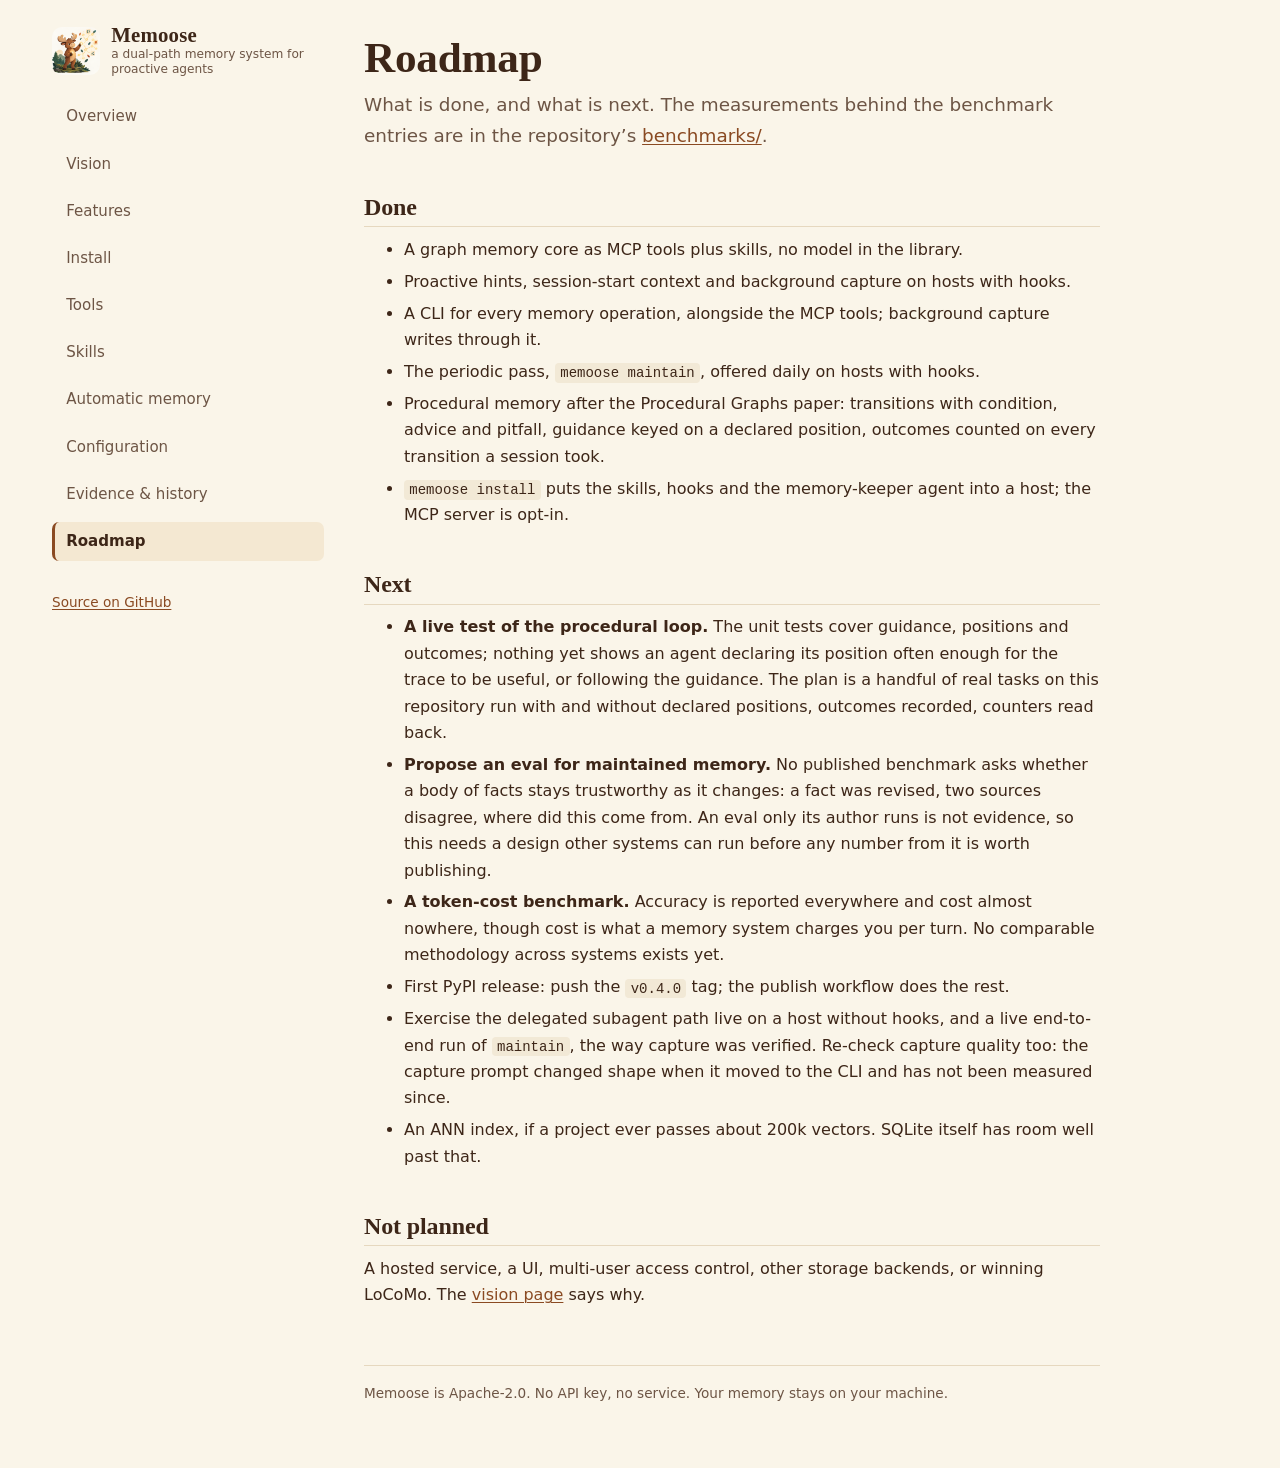
<file: docs/site/roadmap.html>
<!doctype html>
<html lang="en">
<head>
<meta charset="utf-8">
<meta name="viewport" content="width=device-width, initial-scale=1">
<title>Roadmap &middot; Memoose</title>
<meta name="description" content="What Memoose has shipped and what comes next: evals for maintained memory and token cost, a live test of the procedural loop, the first PyPI release.">
<link rel="icon" href="memoose-mascot.png">
<link rel="stylesheet" href="style.css">
</head>
<body>
<a class="skip" href="#main">Skip to content</a>
<div class="shell">
<header class="side">
  <a class="brand" href="index.html">
    <img src="memoose-mascot.png" alt="" width="48" height="48">
    <span><strong>Memoose</strong><small>a dual-path memory system for proactive agents</small></span>
  </a>
  <nav aria-label="Documentation">
    <ul>
      <li><a href="index.html">Overview</a></li>
      <li><a href="vision.html">Vision</a></li>
      <li><a href="features.html">Features</a></li>
      <li><a href="install.html">Install</a></li>
      <li><a href="tools.html">Tools</a></li>
      <li><a href="skills.html">Skills</a></li>
      <li><a href="automatic.html">Automatic memory</a></li>
      <li><a href="configuration.html">Configuration</a></li>
      <li><a href="trust.html">Evidence &amp; history</a></li>
      <li><a href="roadmap.html" aria-current="page">Roadmap</a></li>
    </ul>
  </nav>
  <p class="side-foot"><a href="https://github.com/AndrewNgo-ini/memoose">Source on GitHub</a></p>
</header>
<main id="main">
<h1>Roadmap</h1>
<p class="lede">What is done, and what is next. The measurements behind the benchmark entries are in
the repository&rsquo;s <a href="https://github.com/AndrewNgo-ini/memoose/tree/main/benchmarks">benchmarks/</a>.</p>

<h2>Done</h2>
<ul>
  <li>A graph memory core as MCP tools plus skills, no model in the library.</li>
  <li>Proactive hints, session-start context and background capture on hosts with hooks.</li>
  <li>A CLI for every memory operation, alongside the MCP tools; background capture writes through it.</li>
  <li>The periodic pass, <code>memoose maintain</code>, offered daily on hosts with hooks.</li>
  <li>Procedural memory after the Procedural Graphs paper: transitions with condition, advice and
  pitfall, guidance keyed on a declared position, outcomes counted on every transition a session took.</li>
  <li><code>memoose install</code> puts the skills, hooks and the memory-keeper agent into a host; the
  MCP server is opt-in.</li>
</ul>

<h2>Next</h2>
<ul>
  <li><strong>A live test of the procedural loop.</strong> The unit tests cover guidance, positions and
  outcomes; nothing yet shows an agent declaring its position often enough for the trace to be useful,
  or following the guidance. The plan is a handful of real tasks on this repository run with and
  without declared positions, outcomes recorded, counters read back.</li>
  <li><strong>Propose an eval for maintained memory.</strong> No published benchmark asks whether a body
  of facts stays trustworthy as it changes: a fact was revised, two sources disagree, where did this
  come from. An eval only its author runs is not evidence, so this needs a design other systems can
  run before any number from it is worth publishing.</li>
  <li><strong>A token-cost benchmark.</strong> Accuracy is reported everywhere and cost almost nowhere,
  though cost is what a memory system charges you per turn. No comparable methodology across systems
  exists yet.</li>
  <li>First PyPI release: push the <code>v0.4.0</code> tag; the publish workflow does the rest.</li>
  <li>Exercise the delegated subagent path live on a host without hooks, and a live end-to-end run of
  <code>maintain</code>, the way capture was verified. Re-check capture quality too: the capture
  prompt changed shape when it moved to the CLI and has not been measured since.</li>
  <li>An ANN index, if a project ever passes about 200k vectors. SQLite itself has room well past that.</li>
</ul>

<h2>Not planned</h2>
<p>A hosted service, a UI, multi-user access control, other storage backends, or winning LoCoMo. The
<a href="vision.html">vision page</a> says why.</p>

<footer class="page-foot">
  <p>Memoose is Apache-2.0. No API key, no service. Your memory stays on your machine.</p>
</footer>
</main>
</div>
</body>
</html>
</file>
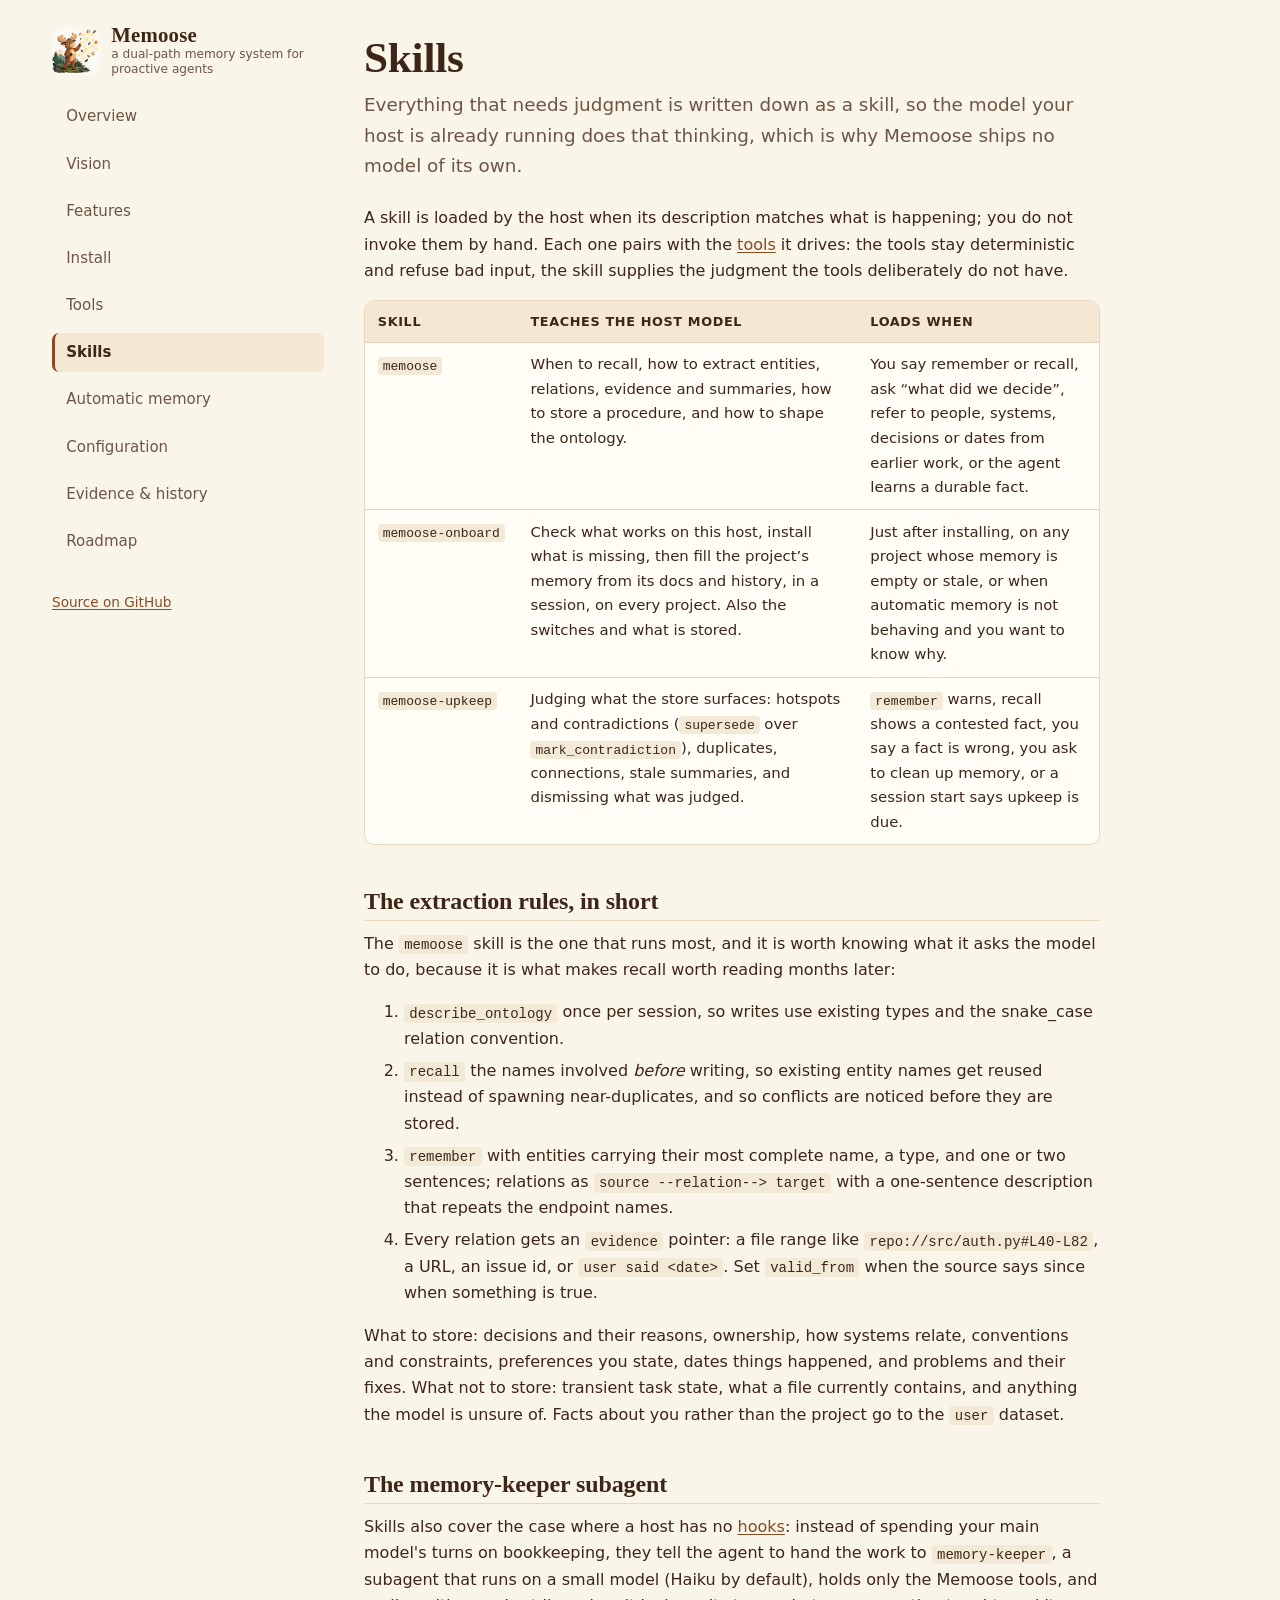
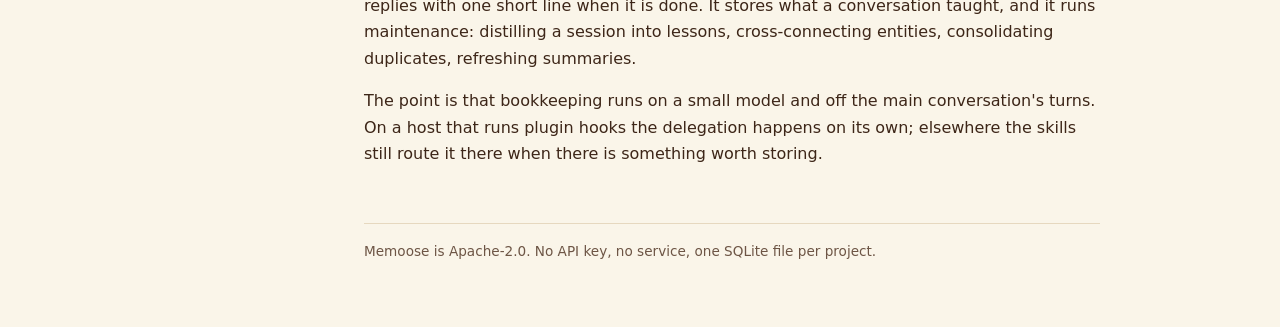
<file: docs/site/skills.html>
<!doctype html>
<html lang="en">
<head>
<meta charset="utf-8">
<meta name="viewport" content="width=device-width, initial-scale=1">
<title>Skills &middot; Memoose</title>
<meta name="description" content="The six Memoose skills: what each one teaches the host model, and when the host loads it.">
<link rel="icon" href="memoose-mascot.png">
<link rel="stylesheet" href="style.css">
</head>
<body>
<a class="skip" href="#main">Skip to content</a>
<div class="shell">
<header class="side">
  <a class="brand" href="index.html">
    <img src="memoose-mascot.png" alt="" width="48" height="48">
    <span><strong>Memoose</strong><small>a dual-path memory system for proactive agents</small></span>
  </a>
  <nav aria-label="Documentation">
    <ul>
      <li><a href="index.html">Overview</a></li>
      <li><a href="vision.html">Vision</a></li>
      <li><a href="features.html">Features</a></li>
      <li><a href="install.html">Install</a></li>
      <li><a href="tools.html">Tools</a></li>
      <li><a href="skills.html" aria-current="page">Skills</a></li>
      <li><a href="automatic.html">Automatic memory</a></li>
      <li><a href="configuration.html">Configuration</a></li>
      <li><a href="trust.html">Evidence &amp; history</a></li>
      <li><a href="roadmap.html">Roadmap</a></li>
    </ul>
  </nav>
  <p class="side-foot"><a href="https://github.com/AndrewNgo-ini/memoose">Source on GitHub</a></p>
</header>
<main id="main">
<h1>Skills</h1>
<p class="lede">Everything that needs judgment is written down as a skill, so the model your host is
already running does that thinking, which is why Memoose ships no model of its own.</p>

<p>A skill is loaded by the host when its description matches what is happening; you do not invoke
them by hand. Each one pairs with the <a href="tools.html">tools</a> it drives: the tools stay
deterministic and refuse bad input, the skill supplies the judgment the tools deliberately do not
have.</p>

<div class="table-wrap">
<table>
<thead><tr><th>Skill</th><th>Teaches the host model</th><th>Loads when</th></tr></thead>
<tbody>
<tr>
  <td><code>memoose</code></td>
  <td>When to recall, how to extract entities, relations, evidence and summaries, how to store a procedure, and how to shape the ontology.</td>
  <td>You say remember or recall, ask &ldquo;what did we decide&rdquo;, refer to people, systems, decisions or dates from earlier work, or the agent learns a durable fact.</td>
</tr>
<tr>
  <td><code>memoose-onboard</code></td>
  <td>Check what works on this host, install what is missing, then fill the project&rsquo;s memory from its docs and history, in a session, on every project. Also the switches and what is stored.</td>
  <td>Just after installing, on any project whose memory is empty or stale, or when automatic memory is not behaving and you want to know why.</td>
</tr>
<tr>
  <td><code>memoose-upkeep</code></td>
  <td>Judging what the store surfaces: hotspots and contradictions (<code>supersede</code> over <code>mark_contradiction</code>), duplicates, connections, stale summaries, and dismissing what was judged.</td>
  <td><code>remember</code> warns, recall shows a contested fact, you say a fact is wrong, you ask to clean up memory, or a session start says upkeep is due.</td>
</tr>
</tbody>
</table>
</div>

<h2>The extraction rules, in short</h2>
<p>The <code>memoose</code> skill is the one that runs most, and it is worth knowing what it asks the
model to do, because it is what makes recall worth reading months later:</p>
<ol>
  <li><code>describe_ontology</code> once per session, so writes use existing types and the snake_case
  relation convention.</li>
  <li><code>recall</code> the names involved <em>before</em> writing, so existing entity names get
  reused instead of spawning near-duplicates, and so conflicts are noticed before they are
  stored.</li>
  <li><code>remember</code> with entities carrying their most complete name, a type, and one or two
  sentences; relations as <code>source --relation--&gt; target</code> with a one-sentence description
  that repeats the endpoint names.</li>
  <li>Every relation gets an <code>evidence</code> pointer: a file range like
  <code>repo://src/auth.py#L40-L82</code>, a URL, an issue id, or <code>user said &lt;date&gt;</code>.
  Set <code>valid_from</code> when the source says since when something is true.</li>
</ol>
<p>What to store: decisions and their reasons, ownership, how systems relate, conventions and
constraints, preferences you state, dates things happened, and problems and their fixes. What not to
store: transient task state, what a file currently contains, and anything the model is unsure of.
Facts about you rather than the project go to the <code>user</code> dataset.</p>

<h2>The memory-keeper subagent</h2>
<p>Skills also cover the case where a host has no <a href="automatic.html">hooks</a>: instead of
spending your main model's turns on bookkeeping, they tell the agent to hand the work to
<code>memory-keeper</code>, a subagent that runs on a small model (Haiku by default), holds only
the Memoose tools, and replies with one short line when it is done. It stores what a conversation
taught, and it runs maintenance: distilling a session into lessons, cross-connecting entities,
consolidating duplicates, refreshing summaries.</p>
<p>The point is that bookkeeping runs on a small model and off the main conversation's turns. On a
host that runs plugin hooks the delegation happens on its own; elsewhere the skills still route it
there when there is something worth storing.</p>

<footer class="page-foot">
  <p>Memoose is Apache-2.0. No API key, no service, one SQLite file per project.</p>
</footer>
</main>
</div>
</body>
</html>
</file>
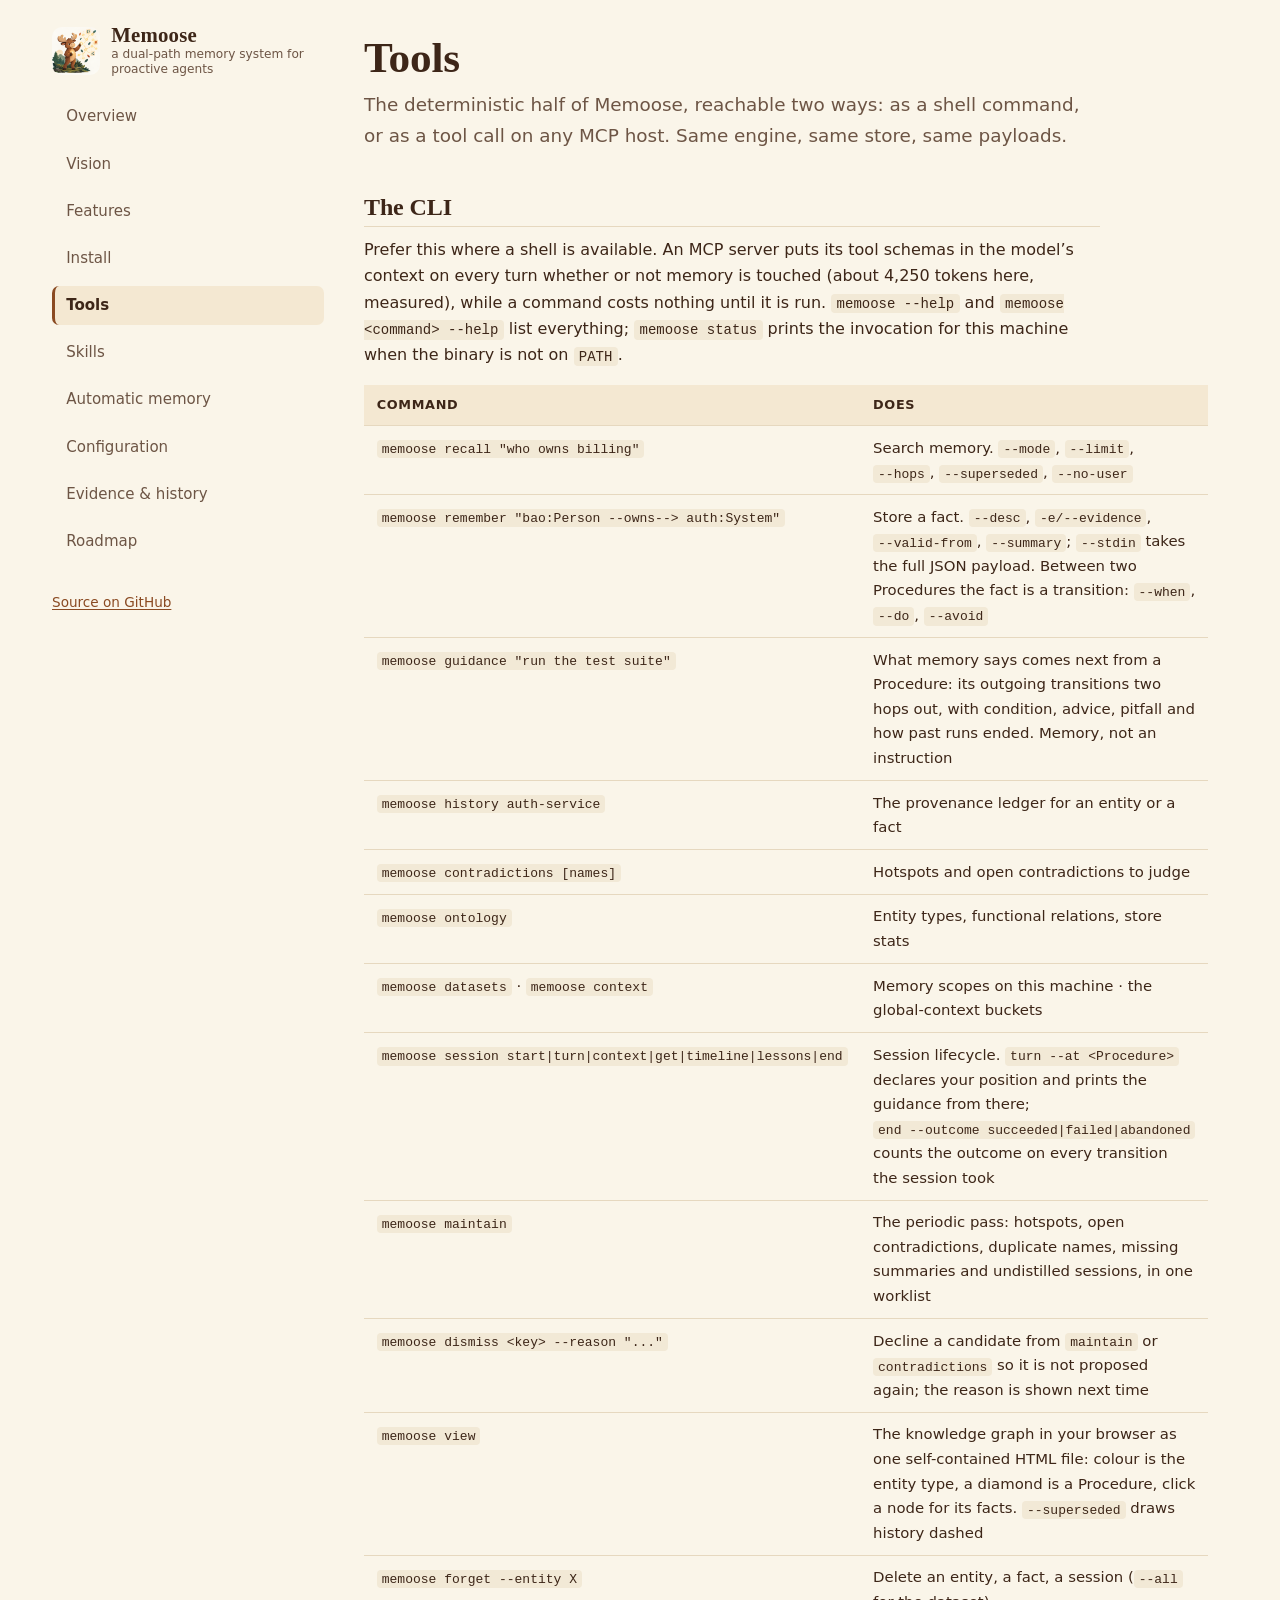
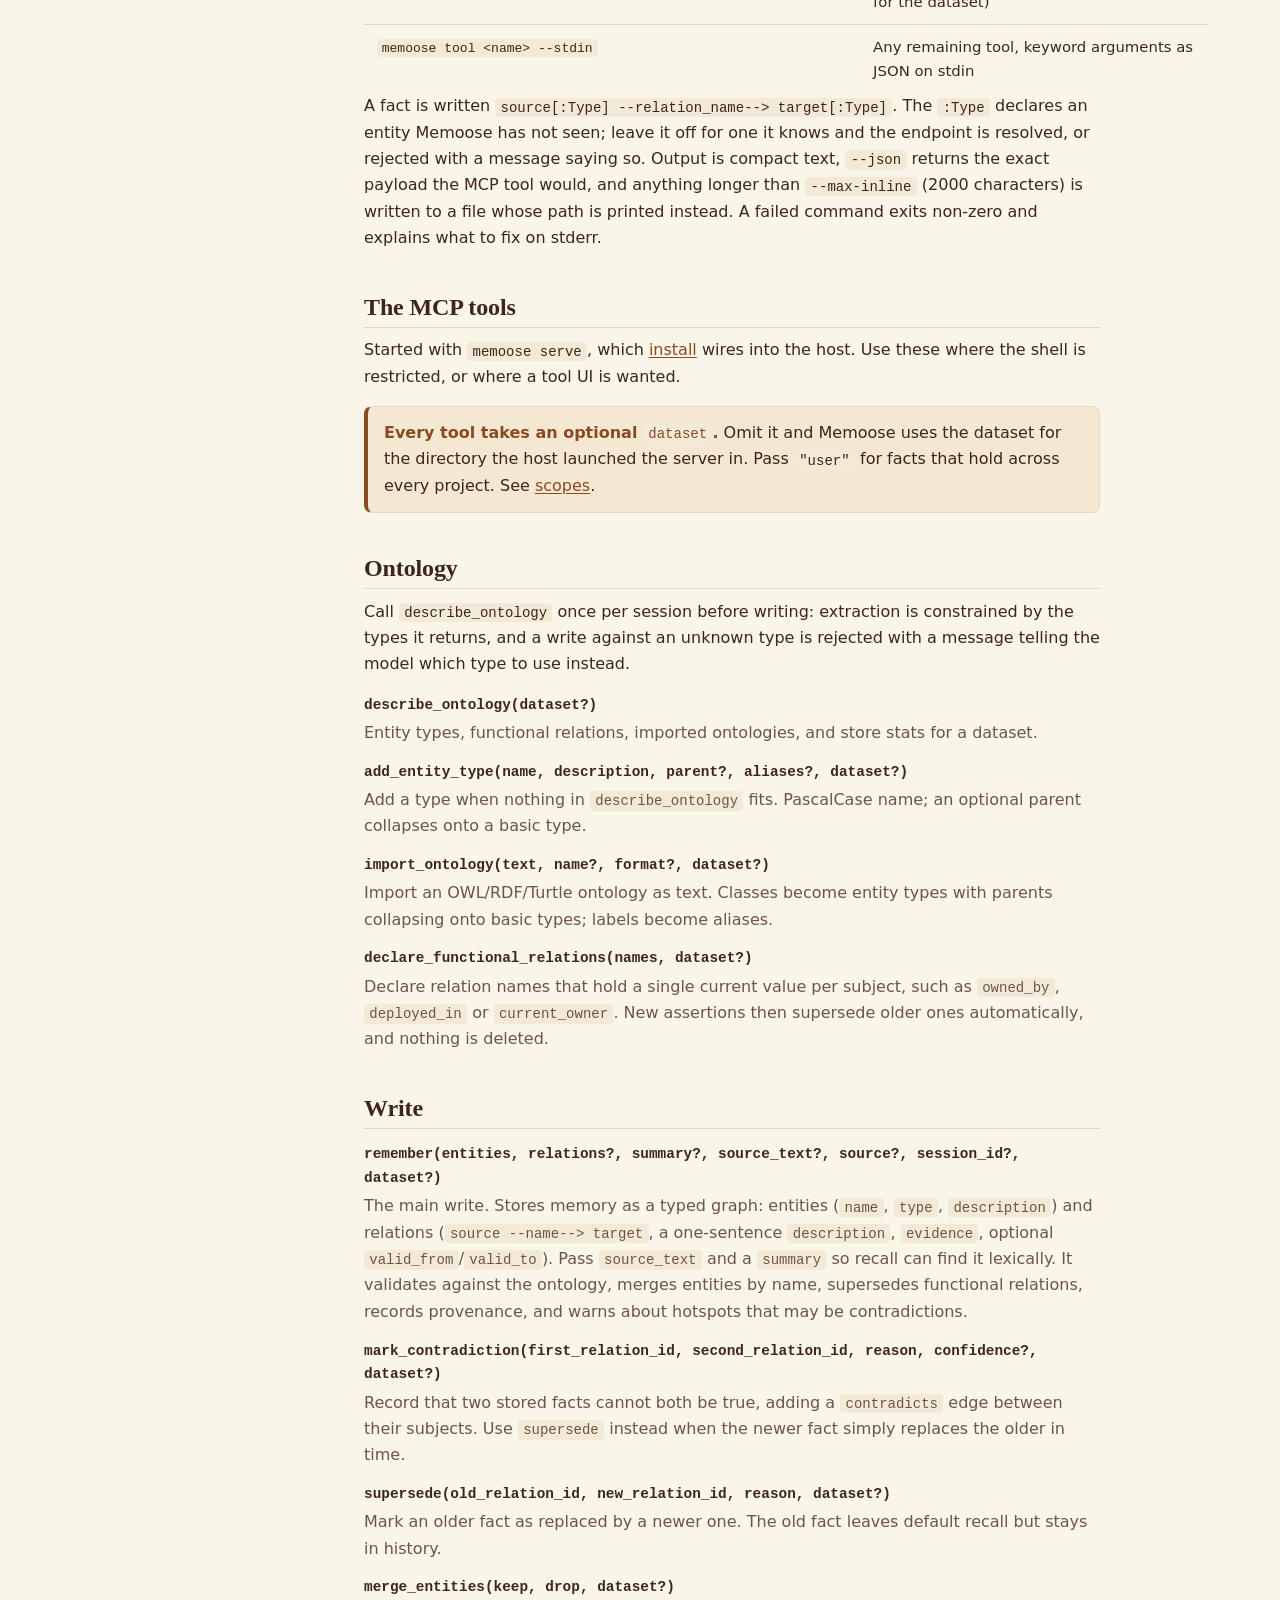
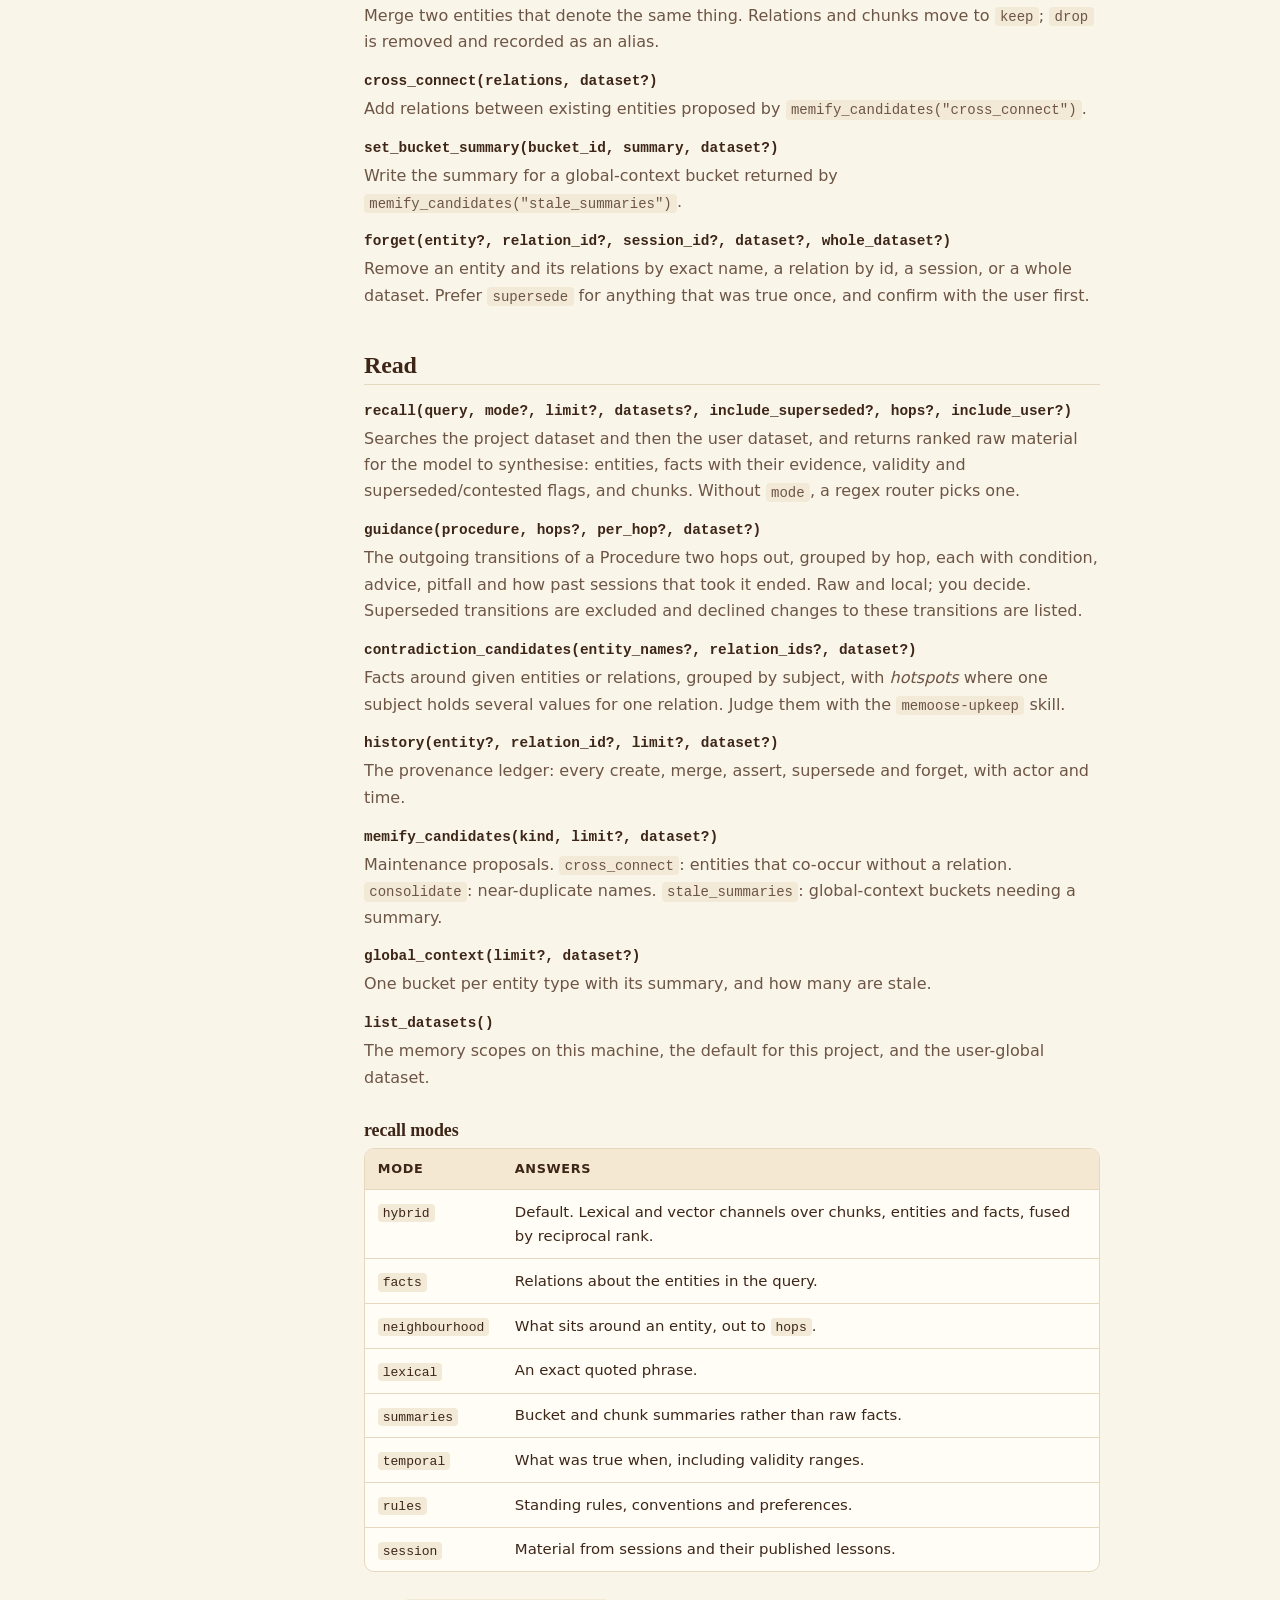
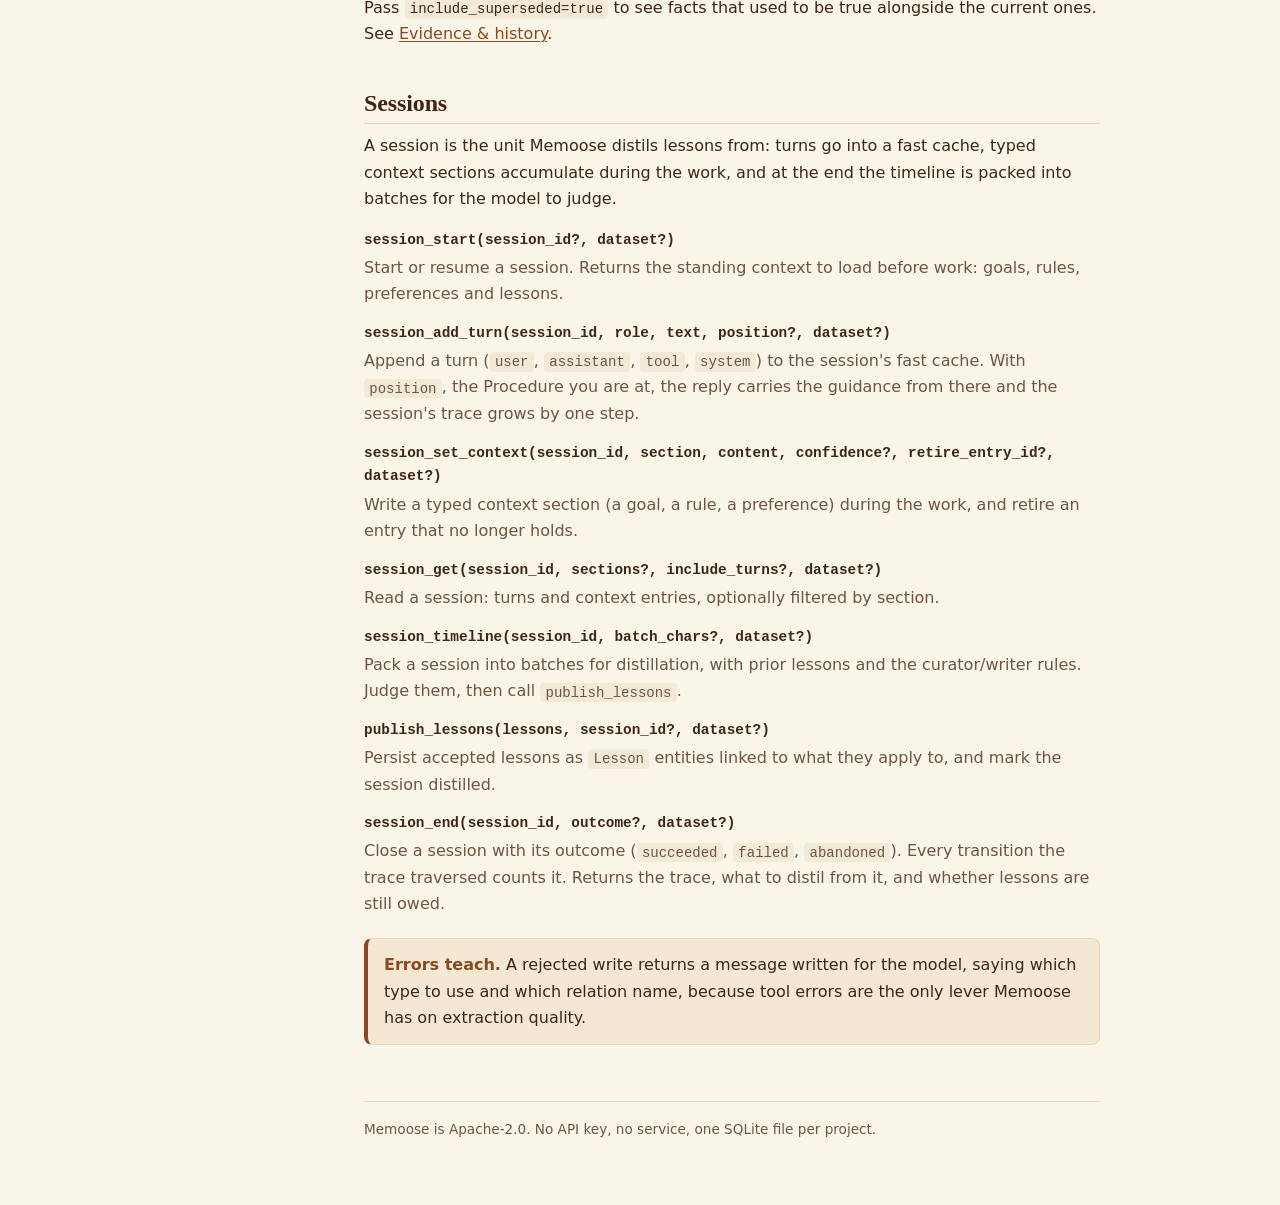
<file: docs/site/tools.html>
<!doctype html>
<html lang="en">
<head>
<meta charset="utf-8">
<meta name="viewport" content="width=device-width, initial-scale=1">
<title>Tools &middot; Memoose</title>
<meta name="description" content="Reference for every Memoose MCP tool: ontology, write, read, and session tools, with arguments and when to reach for each.">
<link rel="icon" href="memoose-mascot.png">
<link rel="stylesheet" href="style.css">
</head>
<body>
<a class="skip" href="#main">Skip to content</a>
<div class="shell">
<header class="side">
  <a class="brand" href="index.html">
    <img src="memoose-mascot.png" alt="" width="48" height="48">
    <span><strong>Memoose</strong><small>a dual-path memory system for proactive agents</small></span>
  </a>
  <nav aria-label="Documentation">
    <ul>
      <li><a href="index.html">Overview</a></li>
      <li><a href="vision.html">Vision</a></li>
      <li><a href="features.html">Features</a></li>
      <li><a href="install.html">Install</a></li>
      <li><a href="tools.html" aria-current="page">Tools</a></li>
      <li><a href="skills.html">Skills</a></li>
      <li><a href="automatic.html">Automatic memory</a></li>
      <li><a href="configuration.html">Configuration</a></li>
      <li><a href="trust.html">Evidence &amp; history</a></li>
      <li><a href="roadmap.html">Roadmap</a></li>
    </ul>
  </nav>
  <p class="side-foot"><a href="https://github.com/AndrewNgo-ini/memoose">Source on GitHub</a></p>
</header>
<main id="main">
<h1>Tools</h1>
<p class="lede">The deterministic half of Memoose, reachable two ways: as a shell command, or as a
tool call on any MCP host. Same engine, same store, same payloads.</p>

<h2>The CLI</h2>
<p>Prefer this where a shell is available. An MCP server puts its tool schemas in the model&rsquo;s
context on every turn whether or not memory is touched (about 4,250 tokens here, measured), while a
command costs nothing until it is run. <code>memoose --help</code> and
<code>memoose &lt;command&gt; --help</code> list everything; <code>memoose status</code> prints the
invocation for this machine when the binary is not on <code>PATH</code>.</p>
<table>
<thead><tr><th>command</th><th>does</th></tr></thead>
<tbody>
<tr><td><code>memoose recall "who owns billing"</code></td><td>Search memory. <code>--mode</code>, <code>--limit</code>, <code>--hops</code>, <code>--superseded</code>, <code>--no-user</code></td></tr>
<tr><td><code>memoose remember "bao:Person --owns--&gt; auth:System"</code></td><td>Store a fact. <code>--desc</code>, <code>-e/--evidence</code>, <code>--valid-from</code>, <code>--summary</code>; <code>--stdin</code> takes the full JSON payload. Between two Procedures the fact is a transition: <code>--when</code>, <code>--do</code>, <code>--avoid</code></td></tr>
<tr><td><code>memoose guidance "run the test suite"</code></td><td>What memory says comes next from a Procedure: its outgoing transitions two hops out, with condition, advice, pitfall and how past runs ended. Memory, not an instruction</td></tr>
<tr><td><code>memoose history auth-service</code></td><td>The provenance ledger for an entity or a fact</td></tr>
<tr><td><code>memoose contradictions [names]</code></td><td>Hotspots and open contradictions to judge</td></tr>
<tr><td><code>memoose ontology</code></td><td>Entity types, functional relations, store stats</td></tr>
<tr><td><code>memoose datasets</code> &middot; <code>memoose context</code></td><td>Memory scopes on this machine &middot; the global-context buckets</td></tr>
<tr><td><code>memoose session start|turn|context|get|timeline|lessons|end</code></td><td>Session lifecycle. <code>turn --at &lt;Procedure&gt;</code> declares your position and prints the guidance from there; <code>end --outcome succeeded|failed|abandoned</code> counts the outcome on every transition the session took</td></tr>
<tr><td><code>memoose maintain</code></td><td>The periodic pass: hotspots, open contradictions, duplicate names, missing summaries and undistilled sessions, in one worklist</td></tr>
<tr><td><code>memoose dismiss &lt;key&gt; --reason "..."</code></td><td>Decline a candidate from <code>maintain</code> or <code>contradictions</code> so it is not proposed again; the reason is shown next time</td></tr>
<tr><td><code>memoose view</code></td><td>The knowledge graph in your browser as one self-contained HTML file: colour is the entity type, a diamond is a Procedure, click a node for its facts. <code>--superseded</code> draws history dashed</td></tr>
<tr><td><code>memoose forget --entity X</code></td><td>Delete an entity, a fact, a session (<code>--all</code> for the dataset)</td></tr>
<tr><td><code>memoose tool &lt;name&gt; --stdin</code></td><td>Any remaining tool, keyword arguments as JSON on stdin</td></tr>
</tbody>
</table>
<p>A fact is written <code>source[:Type] --relation_name--&gt; target[:Type]</code>. The
<code>:Type</code> declares an entity Memoose has not seen; leave it off for one it knows and the
endpoint is resolved, or rejected with a message saying so. Output is compact text, <code>--json</code>
returns the exact payload the MCP tool would, and anything longer than <code>--max-inline</code>
(2000 characters) is written to a file whose path is printed instead. A failed command exits non-zero
and explains what to fix on stderr.</p>

<h2>The MCP tools</h2>
<p>Started with <code>memoose serve</code>, which <a href="install.html">install</a> wires into the
host. Use these where the shell is restricted, or where a tool UI is wanted.</p>

<div class="note">
<p><strong>Every tool takes an optional <code>dataset</code>.</strong> Omit it and Memoose uses the
dataset for the directory the host launched the server in. Pass <code>"user"</code> for facts that
hold across every project. See <a href="configuration.html#scopes">scopes</a>.</p>
</div>

<h2>Ontology</h2>
<p>Call <code>describe_ontology</code> once per session before writing: extraction is constrained by
the types it returns, and a write against an unknown type is rejected with a message telling the
model which type to use instead.</p>
<dl>
  <dt>describe_ontology(dataset?)</dt>
  <dd>Entity types, functional relations, imported ontologies, and store stats for a dataset.</dd>
  <dt>add_entity_type(name, description, parent?, aliases?, dataset?)</dt>
  <dd>Add a type when nothing in <code>describe_ontology</code> fits. PascalCase name; an optional
  parent collapses onto a basic type.</dd>
  <dt>import_ontology(text, name?, format?, dataset?)</dt>
  <dd>Import an OWL/RDF/Turtle ontology as text. Classes become entity types with parents collapsing
  onto basic types; labels become aliases.</dd>
  <dt>declare_functional_relations(names, dataset?)</dt>
  <dd>Declare relation names that hold a single current value per subject, such as <code>owned_by</code>,
  <code>deployed_in</code> or <code>current_owner</code>. New assertions then supersede older ones
  automatically, and nothing is deleted.</dd>
</dl>

<h2>Write</h2>
<dl>
  <dt>remember(entities, relations?, summary?, source_text?, source?, session_id?, dataset?)</dt>
  <dd>The main write. Stores memory as a typed graph: entities
  (<code>name</code>, <code>type</code>, <code>description</code>) and relations
  (<code>source --name--&gt; target</code>, a one-sentence <code>description</code>,
  <code>evidence</code>, optional <code>valid_from</code>/<code>valid_to</code>). Pass
  <code>source_text</code> and a <code>summary</code> so recall can find it lexically. It validates
  against the ontology, merges entities by name, supersedes functional relations, records provenance,
  and warns about hotspots that may be contradictions.</dd>
  <dt>mark_contradiction(first_relation_id, second_relation_id, reason, confidence?, dataset?)</dt>
  <dd>Record that two stored facts cannot both be true, adding a <code>contradicts</code> edge between
  their subjects. Use <code>supersede</code> instead when the newer fact simply replaces the older in
  time.</dd>
  <dt>supersede(old_relation_id, new_relation_id, reason, dataset?)</dt>
  <dd>Mark an older fact as replaced by a newer one. The old fact leaves default recall but stays in
  history.</dd>
  <dt>merge_entities(keep, drop, dataset?)</dt>
  <dd>Merge two entities that denote the same thing. Relations and chunks move to <code>keep</code>;
  <code>drop</code> is removed and recorded as an alias.</dd>
  <dt>cross_connect(relations, dataset?)</dt>
  <dd>Add relations between existing entities proposed by
  <code>memify_candidates("cross_connect")</code>.</dd>
  <dt>set_bucket_summary(bucket_id, summary, dataset?)</dt>
  <dd>Write the summary for a global-context bucket returned by
  <code>memify_candidates("stale_summaries")</code>.</dd>
  <dt>forget(entity?, relation_id?, session_id?, dataset?, whole_dataset?)</dt>
  <dd>Remove an entity and its relations by exact name, a relation by id, a session, or a whole
  dataset. Prefer <code>supersede</code> for anything that was true once, and confirm with the user
  first.</dd>
</dl>

<h2>Read</h2>
<dl>
  <dt>recall(query, mode?, limit?, datasets?, include_superseded?, hops?, include_user?)</dt>
  <dd>Searches the project dataset and then the user dataset, and returns ranked raw material for the
  model to synthesise: entities, facts with their evidence, validity and superseded/contested flags,
  and chunks. Without <code>mode</code>, a regex router picks one.</dd>
  <dt>guidance(procedure, hops?, per_hop?, dataset?)</dt>
  <dd>The outgoing transitions of a Procedure two hops out, grouped by hop, each with condition,
  advice, pitfall and how past sessions that took it ended. Raw and local; you decide. Superseded
  transitions are excluded and declined changes to these transitions are listed.</dd>
  <dt>contradiction_candidates(entity_names?, relation_ids?, dataset?)</dt>
  <dd>Facts around given entities or relations, grouped by subject, with <em>hotspots</em> where one
  subject holds several values for one relation. Judge them with the
  <code>memoose-upkeep</code> skill.</dd>
  <dt>history(entity?, relation_id?, limit?, dataset?)</dt>
  <dd>The provenance ledger: every create, merge, assert, supersede and forget, with actor and
  time.</dd>
  <dt>memify_candidates(kind, limit?, dataset?)</dt>
  <dd>Maintenance proposals. <code>cross_connect</code>: entities that co-occur without a relation.
  <code>consolidate</code>: near-duplicate names. <code>stale_summaries</code>: global-context buckets
  needing a summary.</dd>
  <dt>global_context(limit?, dataset?)</dt>
  <dd>One bucket per entity type with its summary, and how many are stale.</dd>
  <dt>list_datasets()</dt>
  <dd>The memory scopes on this machine, the default for this project, and the user-global dataset.</dd>
</dl>

<h3>recall modes</h3>
<div class="table-wrap">
<table>
<thead><tr><th>Mode</th><th>Answers</th></tr></thead>
<tbody>
<tr><td><code>hybrid</code></td><td>Default. Lexical and vector channels over chunks, entities and facts, fused by reciprocal rank.</td></tr>
<tr><td><code>facts</code></td><td>Relations about the entities in the query.</td></tr>
<tr><td><code>neighbourhood</code></td><td>What sits around an entity, out to <code>hops</code>.</td></tr>
<tr><td><code>lexical</code></td><td>An exact quoted phrase.</td></tr>
<tr><td><code>summaries</code></td><td>Bucket and chunk summaries rather than raw facts.</td></tr>
<tr><td><code>temporal</code></td><td>What was true when, including validity ranges.</td></tr>
<tr><td><code>rules</code></td><td>Standing rules, conventions and preferences.</td></tr>
<tr><td><code>session</code></td><td>Material from sessions and their published lessons.</td></tr>
</tbody>
</table>
</div>
<p>Pass <code>include_superseded=true</code> to see facts that used to be true alongside the current
ones. See <a href="trust.html">Evidence &amp; history</a>.</p>

<h2>Sessions</h2>
<p>A session is the unit Memoose distils lessons from: turns go into a fast cache, typed context
sections accumulate during the work, and at the end the timeline is packed into batches for the model
to judge.</p>
<dl>
  <dt>session_start(session_id?, dataset?)</dt>
  <dd>Start or resume a session. Returns the standing context to load before work: goals, rules,
  preferences and lessons.</dd>
  <dt>session_add_turn(session_id, role, text, position?, dataset?)</dt>
  <dd>Append a turn (<code>user</code>, <code>assistant</code>, <code>tool</code>,
  <code>system</code>) to the session's fast cache. With <code>position</code>, the Procedure you
  are at, the reply carries the guidance from there and the session's trace grows by one step.</dd>
  <dt>session_set_context(session_id, section, content, confidence?, retire_entry_id?, dataset?)</dt>
  <dd>Write a typed context section (a goal, a rule, a preference) during the work, and retire an
  entry that no longer holds.</dd>
  <dt>session_get(session_id, sections?, include_turns?, dataset?)</dt>
  <dd>Read a session: turns and context entries, optionally filtered by section.</dd>
  <dt>session_timeline(session_id, batch_chars?, dataset?)</dt>
  <dd>Pack a session into batches for distillation, with prior lessons and the curator/writer rules.
  Judge them, then call <code>publish_lessons</code>.</dd>
  <dt>publish_lessons(lessons, session_id?, dataset?)</dt>
  <dd>Persist accepted lessons as <code>Lesson</code> entities linked to what they apply to, and mark
  the session distilled.</dd>
  <dt>session_end(session_id, outcome?, dataset?)</dt>
  <dd>Close a session with its outcome (<code>succeeded</code>, <code>failed</code>,
  <code>abandoned</code>). Every transition the trace traversed counts it. Returns the trace, what
  to distil from it, and whether lessons are still owed.</dd>
</dl>

<div class="note">
<p><strong>Errors teach.</strong> A rejected write returns a message written for the model, saying
which type to use and which relation name, because tool errors are the only lever Memoose has on
extraction quality.</p>
</div>

<footer class="page-foot">
  <p>Memoose is Apache-2.0. No API key, no service, one SQLite file per project.</p>
</footer>
</main>
</div>
</body>
</html>
</file>
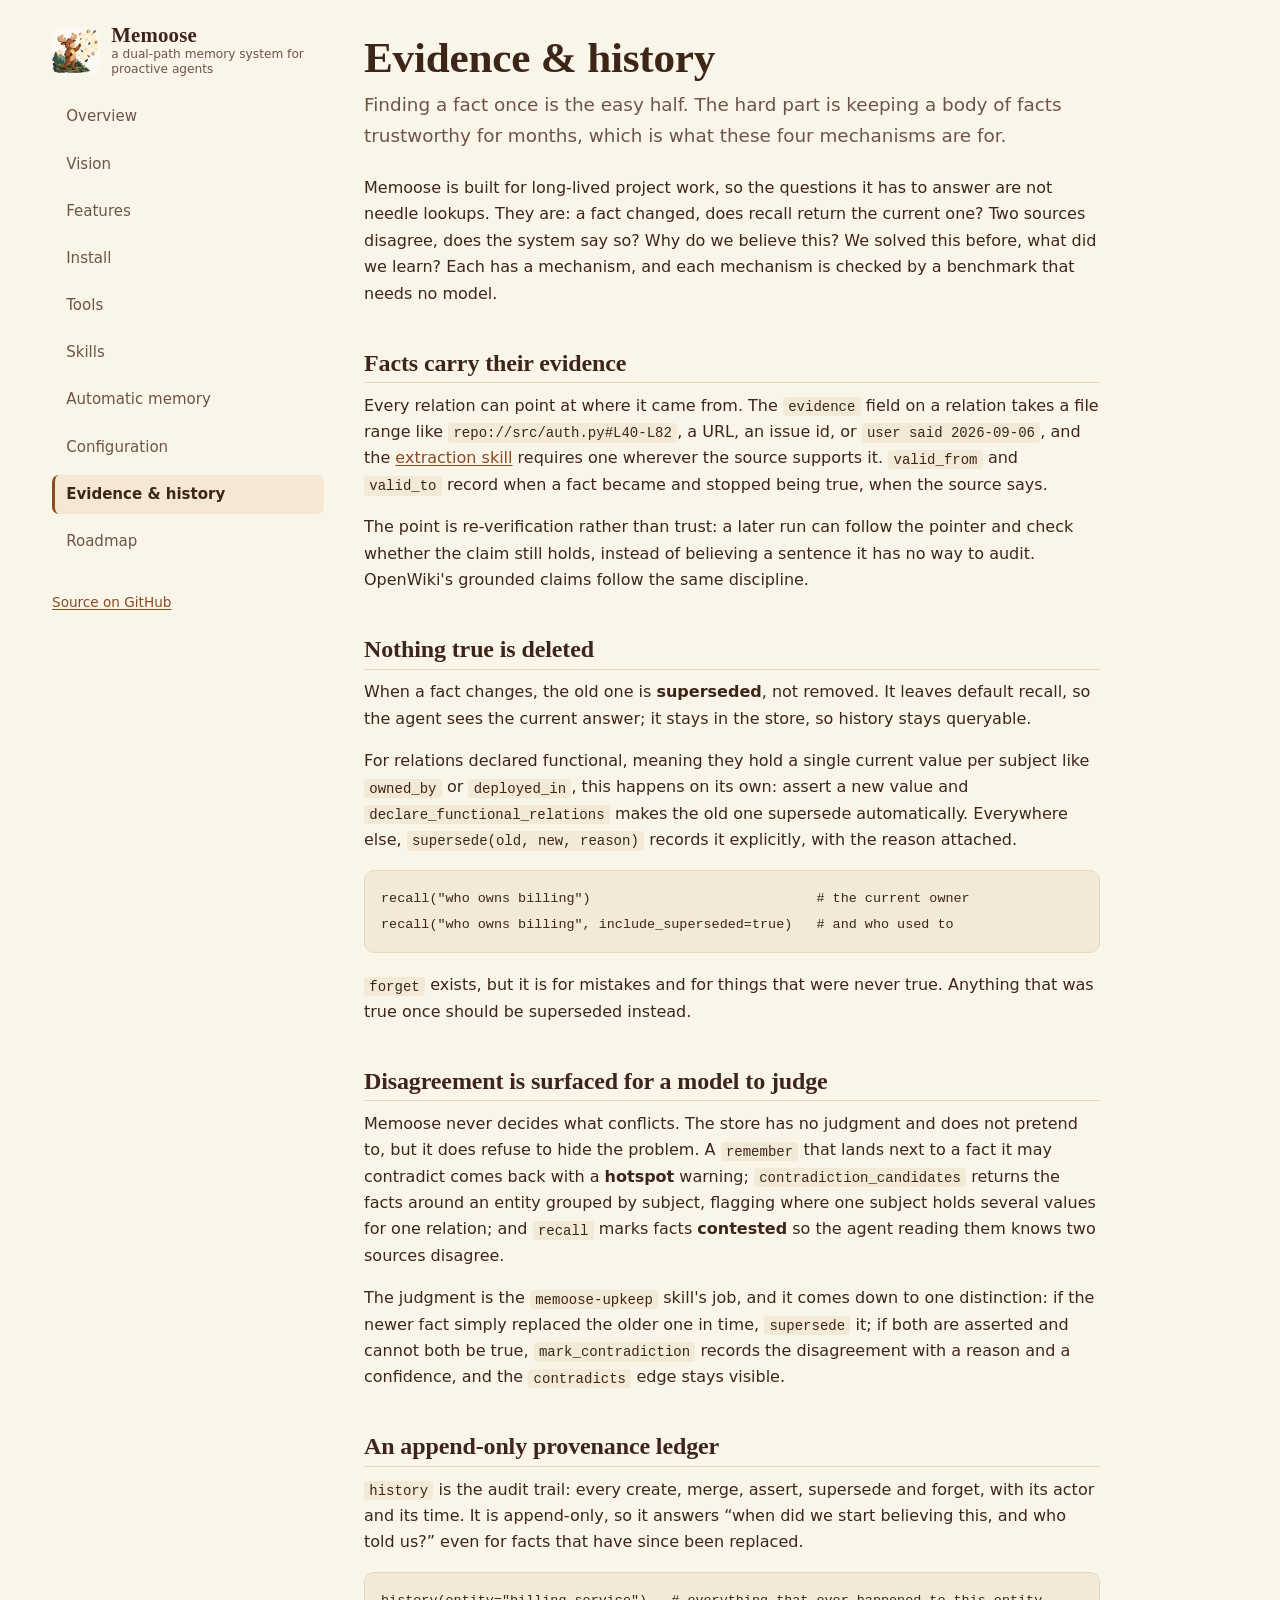
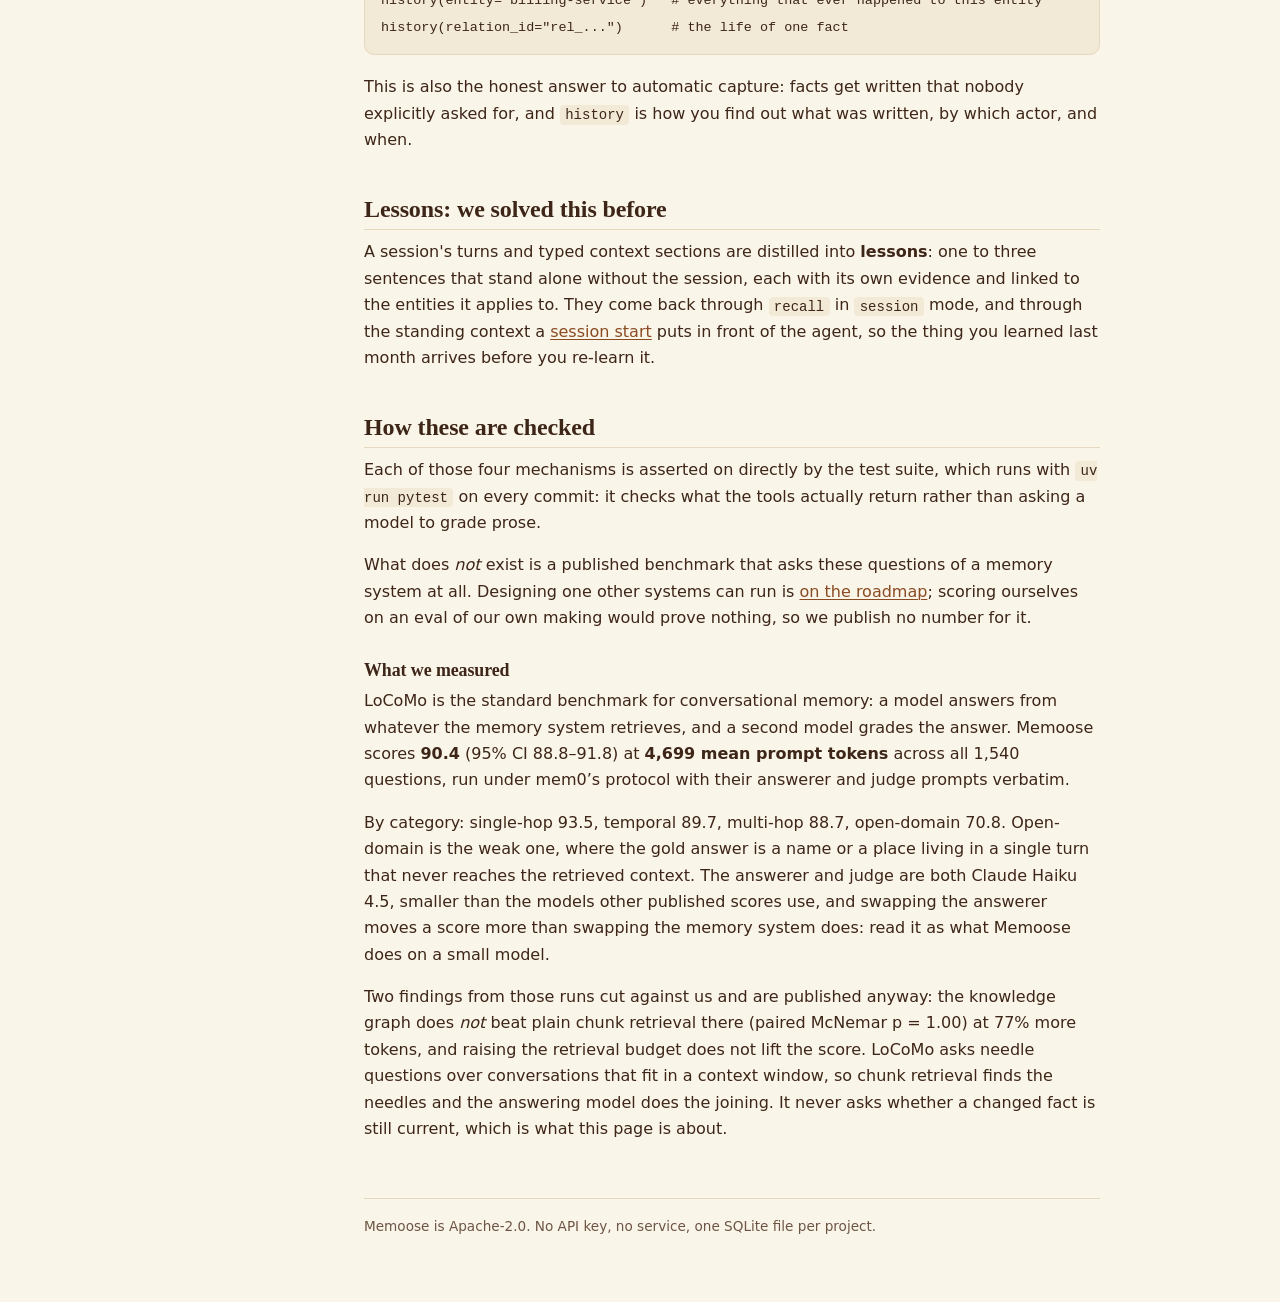
<file: docs/site/trust.html>
<!doctype html>
<html lang="en">
<head>
<meta charset="utf-8">
<meta name="viewport" content="width=device-width, initial-scale=1">
<title>Evidence &amp; history &middot; Memoose</title>
<meta name="description" content="How Memoose keeps memory trustworthy: evidence pointers on every fact, contradictions surfaced rather than resolved, supersession instead of deletion, an append-only provenance ledger, and the benchmark that checks all four.">
<link rel="icon" href="memoose-mascot.png">
<link rel="stylesheet" href="style.css">
</head>
<body>
<a class="skip" href="#main">Skip to content</a>
<div class="shell">
<header class="side">
  <a class="brand" href="index.html">
    <img src="memoose-mascot.png" alt="" width="48" height="48">
    <span><strong>Memoose</strong><small>a dual-path memory system for proactive agents</small></span>
  </a>
  <nav aria-label="Documentation">
    <ul>
      <li><a href="index.html">Overview</a></li>
      <li><a href="vision.html">Vision</a></li>
      <li><a href="features.html">Features</a></li>
      <li><a href="install.html">Install</a></li>
      <li><a href="tools.html">Tools</a></li>
      <li><a href="skills.html">Skills</a></li>
      <li><a href="automatic.html">Automatic memory</a></li>
      <li><a href="configuration.html">Configuration</a></li>
      <li><a href="trust.html" aria-current="page">Evidence &amp; history</a></li>
      <li><a href="roadmap.html">Roadmap</a></li>
    </ul>
  </nav>
  <p class="side-foot"><a href="https://github.com/AndrewNgo-ini/memoose">Source on GitHub</a></p>
</header>
<main id="main">
<h1>Evidence &amp; history</h1>
<p class="lede">Finding a fact once is the easy half. The hard part is keeping a body of facts
trustworthy for months, which is what these four mechanisms are for.</p>

<p>Memoose is built for long-lived project work, so the questions it has to answer are not needle
lookups. They are: a fact changed, does recall return the current one? Two sources disagree, does the
system say so? Why do we believe this? We solved this before, what did we learn? Each has a
mechanism, and each mechanism is checked by a benchmark that needs no model.</p>

<h2>Facts carry their evidence</h2>
<p>Every relation can point at where it came from. The <code>evidence</code> field on a relation takes
a file range like <code>repo://src/auth.py#L40-L82</code>, a URL, an issue id, or
<code>user said 2026-09-06</code>, and the <a href="skills.html">extraction skill</a> requires one
wherever the source supports it. <code>valid_from</code> and <code>valid_to</code> record when a fact
became and stopped being true, when the source says.</p>
<p>The point is re-verification rather than trust: a later run can follow the pointer and check whether
the claim still holds, instead of believing a sentence it has no way to audit. OpenWiki's grounded claims
follow the same discipline.</p>

<h2>Nothing true is deleted</h2>
<p>When a fact changes, the old one is <strong>superseded</strong>, not removed. It leaves default
recall, so the agent sees the current answer; it stays in the store, so history stays queryable.</p>
<p>For relations declared functional, meaning they hold a single current value per subject like
<code>owned_by</code> or <code>deployed_in</code>, this happens on its own: assert a new value
and <code>declare_functional_relations</code> makes the old one supersede automatically. Everywhere
else, <code>supersede(old, new, reason)</code> records it explicitly, with the reason attached.</p>
<pre><code>recall("who owns billing")                            # the current owner
recall("who owns billing", include_superseded=true)   # and who used to</code></pre>
<p><code>forget</code> exists, but it is for mistakes and for things that were never true. Anything
that was true once should be superseded instead.</p>

<h2>Disagreement is surfaced for a model to judge</h2>
<p>Memoose never decides what conflicts. The store has no judgment and does not pretend to, but it
does refuse to hide the problem. A <code>remember</code> that lands next to a fact it may
contradict comes back with a <strong>hotspot</strong> warning; <code>contradiction_candidates</code>
returns the facts around an entity grouped by subject, flagging where one subject holds several values
for one relation; and <code>recall</code> marks facts <strong>contested</strong> so the agent reading
them knows two sources disagree.</p>
<p>The judgment is the <code>memoose-upkeep</code> skill's job, and it comes down to one
distinction: if the newer fact simply replaced the older one in time, <code>supersede</code> it; if
both are asserted and cannot both be true, <code>mark_contradiction</code> records the disagreement
with a reason and a confidence, and the <code>contradicts</code> edge stays visible.</p>

<h2>An append-only provenance ledger</h2>
<p><code>history</code> is the audit trail: every create, merge, assert, supersede and forget, with its
actor and its time. It is append-only, so it answers &ldquo;when did we start believing this, and who
told us?&rdquo; even for facts that have since been replaced.</p>
<pre><code>history(entity="billing-service")   # everything that ever happened to this entity
history(relation_id="rel_...")      # the life of one fact</code></pre>
<p>This is also the honest answer to automatic capture: facts get written that nobody explicitly asked
for, and <code>history</code> is how you find out what was written, by which actor, and when.</p>

<h2>Lessons: we solved this before</h2>
<p>A session's turns and typed context sections are distilled into <strong>lessons</strong>: one to
three sentences that stand alone without the session, each with its own evidence and linked to
the entities it applies to. They come back through <code>recall</code> in <code>session</code> mode,
and through the standing context a <a href="automatic.html">session start</a> puts in front of the
agent, so the thing you learned last month arrives before you re-learn it.</p>

<h2>How these are checked</h2>
<p>Each of those four mechanisms is asserted on directly by the test suite, which runs with
<code>uv run pytest</code> on every commit: it checks what the tools actually return rather than
asking a model to grade prose.</p>
<p>What does <em>not</em> exist is a published benchmark that asks these questions of a memory system
at all. Designing one other systems can run is
<a href="https://github.com/AndrewNgo-ini/memoose#roadmap">on the roadmap</a>; scoring ourselves on an
eval of our own making would prove nothing, so we publish no number for it.</p>

<h3>What we measured</h3>
<p>LoCoMo is the standard benchmark for conversational memory: a model answers from whatever the
memory system retrieves, and a second model grades the answer. Memoose scores
<strong>90.4</strong> (95% CI 88.8&ndash;91.8) at <strong>4,699 mean prompt tokens</strong> across all
1,540 questions, run under mem0&rsquo;s protocol with their answerer and judge prompts verbatim.</p>
<p>By category: single-hop 93.5, temporal 89.7, multi-hop 88.7, open-domain 70.8. Open-domain is the
weak one, where the gold answer is a name or a place living in a single turn that never reaches the
retrieved context. The answerer and judge are both Claude Haiku 4.5, smaller than
the models other published scores use, and swapping the answerer moves a score more than swapping the
memory system does: read it as what Memoose does on a small model.</p>
<p>Two findings from those runs cut against us and are published anyway: the knowledge graph does
<em>not</em> beat plain chunk retrieval there (paired McNemar p&nbsp;=&nbsp;1.00) at 77% more tokens,
and raising the retrieval budget does not lift the score. LoCoMo asks needle questions over
conversations that fit in a context window, so chunk retrieval finds the needles and the answering
model does the joining. It never asks whether a changed fact is still current, which is what this
page is about.</p>

<footer class="page-foot">
  <p>Memoose is Apache-2.0. No API key, no service, one SQLite file per project.</p>
</footer>
</main>
</div>
</body>
</html>
</file>
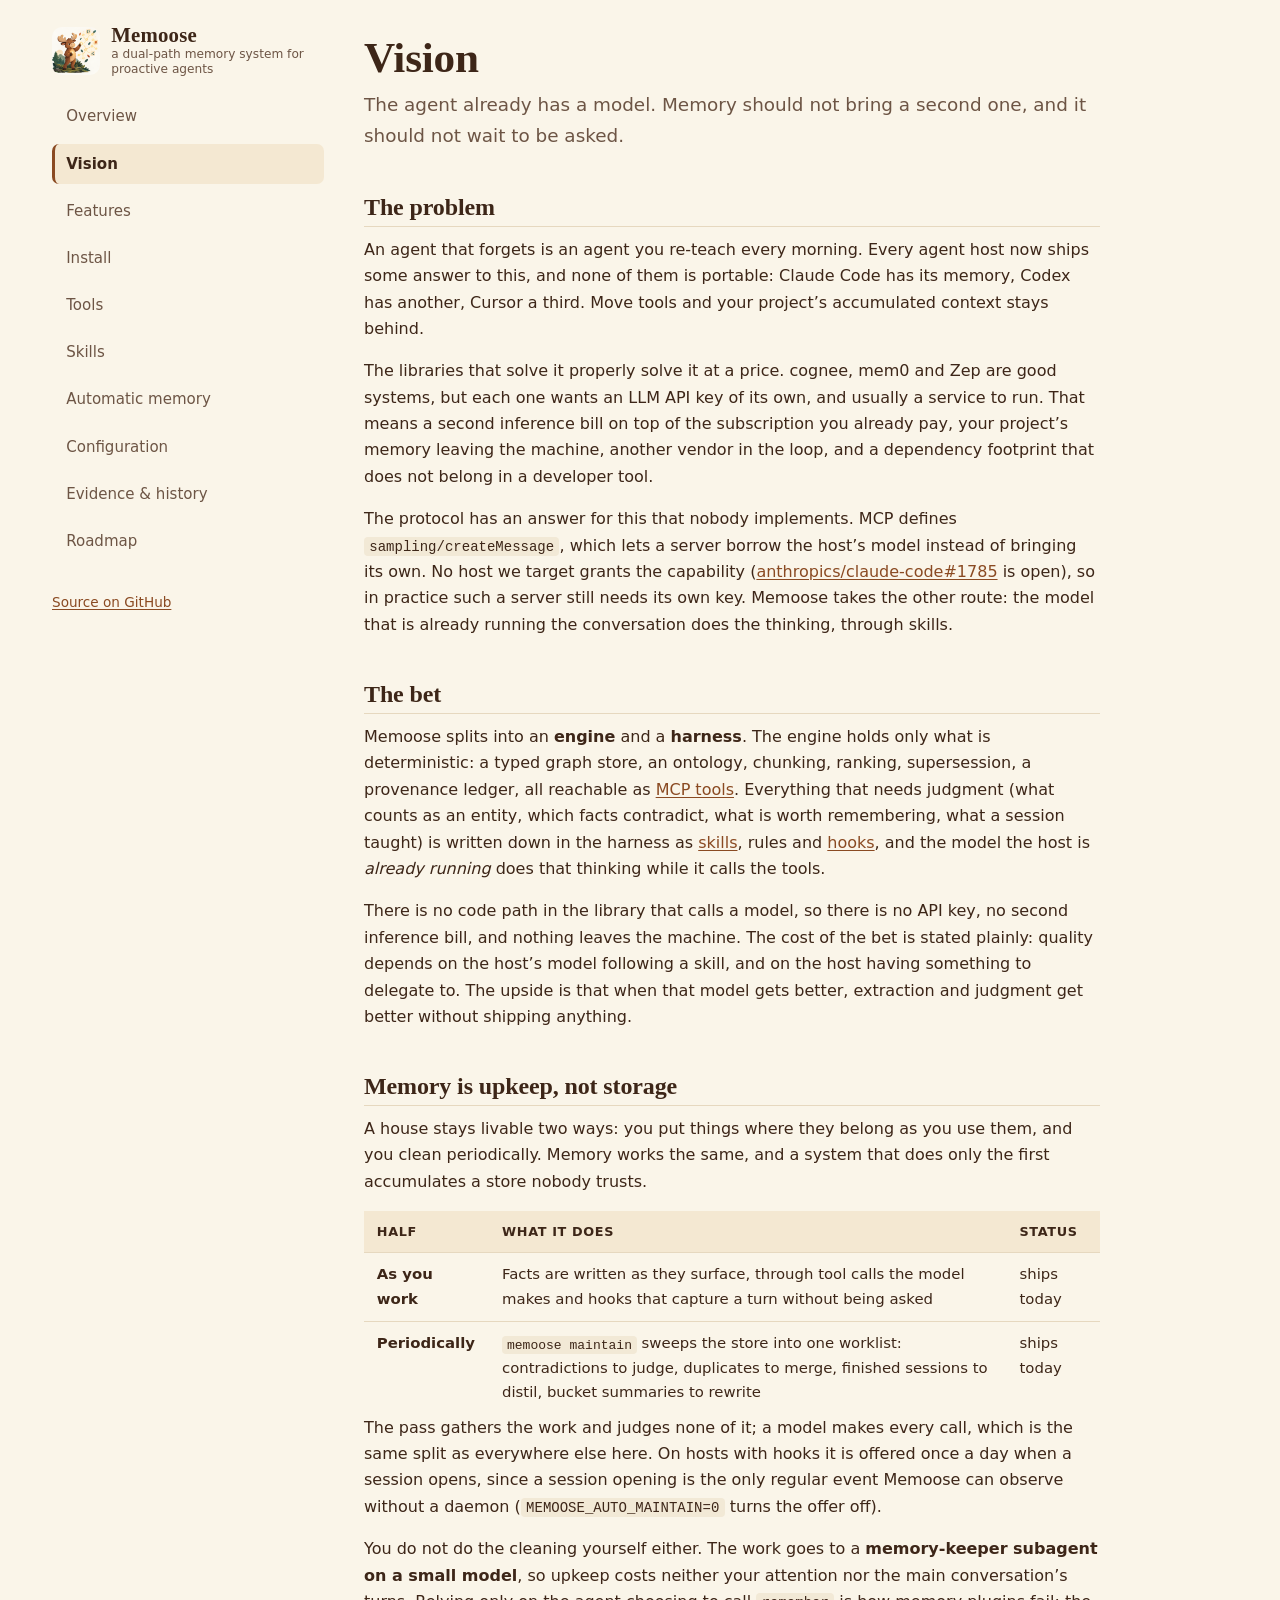
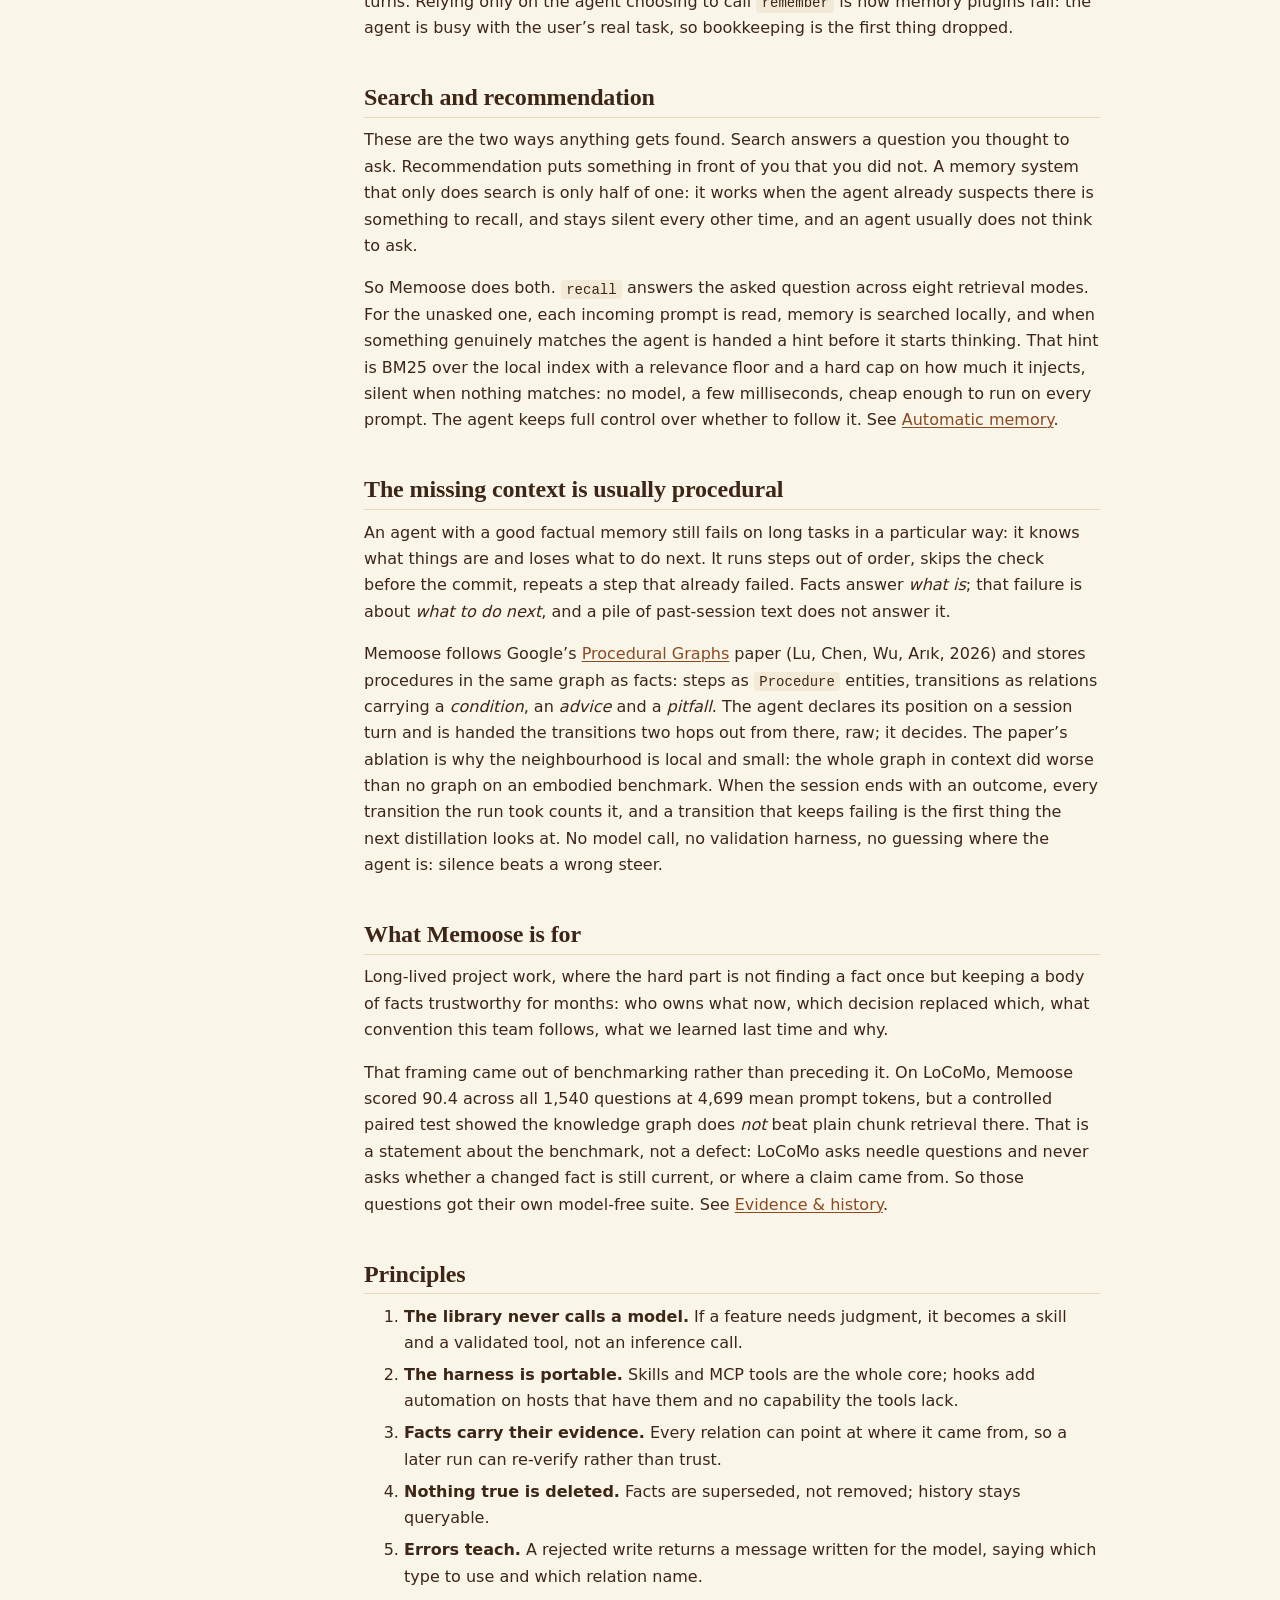
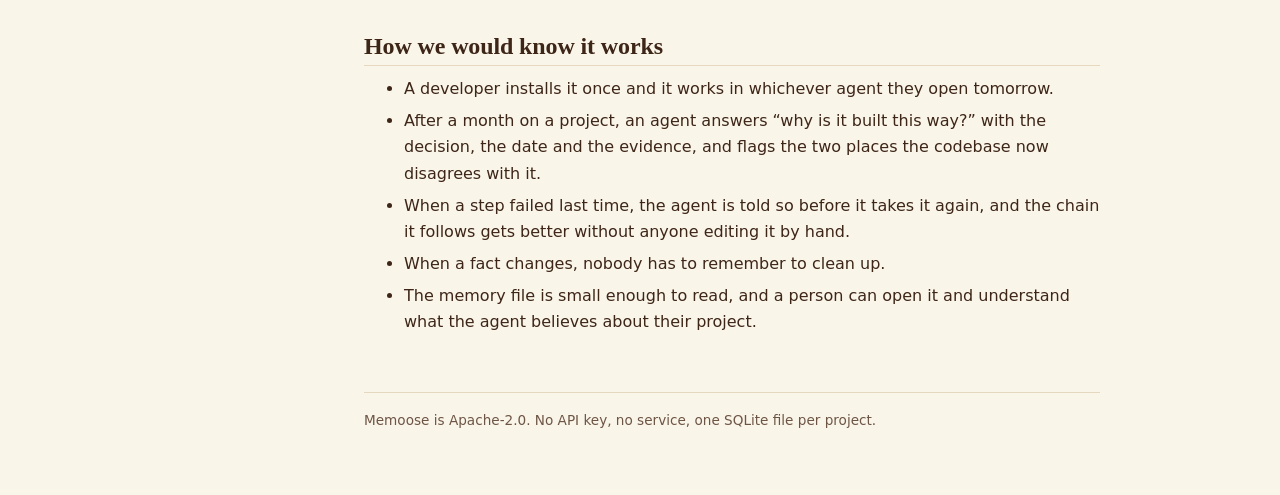
<file: docs/site/vision.html>
<!doctype html>
<html lang="en">
<head>
<meta charset="utf-8">
<meta name="viewport" content="width=device-width, initial-scale=1">
<title>Vision &middot; Memoose</title>
<meta name="description" content="Why Memoose exists: the agent already has a model, so memory should not bring a second one; memory is upkeep rather than storage; and search and recommendation are the two ways anything gets found.">
<link rel="icon" href="memoose-mascot.png">
<link rel="stylesheet" href="style.css">
</head>
<body>
<a class="skip" href="#main">Skip to content</a>
<div class="shell">
<header class="side">
  <a class="brand" href="index.html">
    <img src="memoose-mascot.png" alt="" width="48" height="48">
    <span><strong>Memoose</strong><small>a dual-path memory system for proactive agents</small></span>
  </a>
  <nav aria-label="Documentation">
    <ul>
      <li><a href="index.html">Overview</a></li>
      <li><a href="vision.html" aria-current="page">Vision</a></li>
      <li><a href="features.html">Features</a></li>
      <li><a href="install.html">Install</a></li>
      <li><a href="tools.html">Tools</a></li>
      <li><a href="skills.html">Skills</a></li>
      <li><a href="automatic.html">Automatic memory</a></li>
      <li><a href="configuration.html">Configuration</a></li>
      <li><a href="trust.html">Evidence &amp; history</a></li>
      <li><a href="roadmap.html">Roadmap</a></li>
    </ul>
  </nav>
  <p class="side-foot"><a href="https://github.com/AndrewNgo-ini/memoose">Source on GitHub</a></p>
</header>
<main id="main">
<h1>Vision</h1>
<p class="lede">The agent already has a model. Memory should not bring a second one, and it should
not wait to be asked.</p>

<h2>The problem</h2>
<p>An agent that forgets is an agent you re-teach every morning. Every agent host now ships some
answer to this, and none of them is portable: Claude Code has its memory, Codex has another, Cursor a
third. Move tools and your project&rsquo;s accumulated context stays behind.</p>
<p>The libraries that solve it properly solve it at a price. cognee, mem0 and Zep are good systems, but
each one wants an LLM API key of its own, and usually a service to run. That means a second inference
bill on top of the subscription you already pay, your project&rsquo;s memory leaving the machine,
another vendor in the loop, and a dependency footprint that does not belong in a developer tool.</p>
<p>The protocol has an answer for this that nobody implements. MCP defines
<code>sampling/createMessage</code>, which lets a server borrow the host&rsquo;s model instead of
bringing its own. No host we target grants the capability
(<a href="https://github.com/anthropics/claude-code/issues/1785">anthropics/claude-code#1785</a> is
open), so in practice such a server still needs its own key. Memoose takes the other route: the
model that is already running the conversation does the thinking, through skills.</p>

<h2>The bet</h2>
<p>Memoose splits into an <strong>engine</strong> and a <strong>harness</strong>. The engine holds
only what is deterministic: a typed graph store, an ontology, chunking, ranking, supersession, a
provenance ledger, all reachable as <a href="tools.html">MCP tools</a>. Everything that needs
judgment (what counts as an entity, which facts contradict, what is worth remembering, what a
session taught) is written down in the harness as <a href="skills.html">skills</a>, rules and
<a href="automatic.html">hooks</a>, and the model the host is <em>already running</em> does that
thinking while it calls the tools.</p>
<p>There is no code path in the library that calls a model,
so there is no API key, no second inference bill, and nothing leaves the machine.
The cost of the bet is stated plainly: quality depends on the host&rsquo;s model following a skill,
and on the host having something to delegate to. The upside is that when that model gets better,
extraction and judgment get better without shipping anything.</p>

<h2>Memory is upkeep, not storage</h2>
<p>A house stays livable two ways: you put things where they belong as you use them, and you clean
periodically. Memory works the same, and a system that does only the first accumulates a store nobody
trusts.</p>
<table>
<thead><tr><th>half</th><th>what it does</th><th>status</th></tr></thead>
<tbody>
<tr><td><strong>As you work</strong></td><td>Facts are written as they surface, through tool calls the
model makes and hooks that capture a turn without being asked</td><td>ships today</td></tr>
<tr><td><strong>Periodically</strong></td><td><code>memoose maintain</code> sweeps the store into one
worklist: contradictions to judge, duplicates to merge, finished sessions to distil, bucket summaries
to rewrite</td><td>ships today</td></tr>
</tbody>
</table>
<p>The pass gathers the work and judges none of it; a model makes every call, which is the same
split as everywhere else here. On hosts with hooks it is offered once a day when a
session opens, since a session opening is the only regular event Memoose can observe without a daemon
(<code>MEMOOSE_AUTO_MAINTAIN=0</code> turns the offer off).</p>
<p>You do not do the cleaning yourself either. The work goes to a <strong>memory-keeper subagent on a
small model</strong>, so upkeep costs neither your attention nor the main conversation&rsquo;s turns.
Relying only on the agent choosing to call <code>remember</code> is how memory plugins fail: the agent
is busy with the user&rsquo;s real task, so bookkeeping is the first thing dropped.</p>

<h2>Search and recommendation</h2>
<p>These are the two ways anything gets found. Search answers a question you thought to ask.
Recommendation puts something in front of you that you did not. A memory system that only does search
is only half of one: it works when the agent already suspects there is something to recall, and stays
silent every other time, and an agent usually does not think to ask.</p>
<p>So Memoose does both. <code>recall</code> answers the asked question across eight retrieval modes.
For the unasked one, each incoming prompt is read, memory is searched locally, and when something
genuinely matches the agent is handed a hint before it starts thinking. That hint is BM25 over the
local index with a relevance floor and a hard cap on how much it injects, silent when nothing matches:
no model, a few milliseconds, cheap enough to run on every prompt. The agent keeps full control over
whether to follow it. See <a href="automatic.html">Automatic memory</a>.</p>

<h2>The missing context is usually procedural</h2>
<p>An agent with a good factual memory still fails on long tasks in a particular way: it knows what
things are and loses what to do next. It runs steps out of order, skips the check before the commit,
repeats a step that already failed. Facts answer <em>what is</em>; that failure is about
<em>what to do next</em>, and a pile of past-session text does not answer it.</p>
<p>Memoose follows Google&rsquo;s <a href="https://arxiv.org/abs/2609.09153">Procedural Graphs</a>
paper (Lu, Chen, Wu, Ar&#305;k, 2026) and stores procedures in the same graph as facts: steps as
<code>Procedure</code> entities, transitions as relations carrying a <em>condition</em>, an
<em>advice</em> and a <em>pitfall</em>. The agent declares its position on a session turn and is handed
the transitions two hops out from there, raw; it decides. The paper&rsquo;s ablation is why the
neighbourhood is local and small: the whole graph in context did worse than no graph on an embodied
benchmark. When the session ends with an outcome, every transition the run took counts it, and a
transition that keeps failing is the first thing the next distillation looks at. No model call, no
validation harness, no guessing where the agent is: silence beats a wrong steer.</p>

<h2>What Memoose is for</h2>
<p>Long-lived project work, where the hard part is not finding a fact once but keeping a body of facts
trustworthy for months: who owns what now, which decision replaced which, what convention this team
follows, what we learned last time and why.</p>
<p>That framing came out of benchmarking rather than preceding it. On LoCoMo, Memoose scored 90.4
across all 1,540 questions at 4,699 mean prompt tokens, but a controlled paired test showed the
knowledge graph does <em>not</em> beat plain chunk retrieval there. That is a statement
about the benchmark, not a defect: LoCoMo asks needle questions and never asks whether a changed fact
is still current, or where a claim came from. So those questions got their own model-free suite. See
<a href="trust.html">Evidence &amp; history</a>.</p>

<h2>Principles</h2>
<ol>
<li><strong>The library never calls a model.</strong> If a feature needs judgment, it becomes a skill
and a validated tool, not an inference call.</li>
<li><strong>The harness is portable.</strong> Skills and MCP tools are the whole core; hooks add
automation on hosts that have them and no capability the tools lack.</li>
<li><strong>Facts carry their evidence.</strong> Every relation can point at where it came from, so a
later run can re-verify rather than trust.</li>
<li><strong>Nothing true is deleted.</strong> Facts are superseded, not removed; history stays
queryable.</li>
<li><strong>Errors teach.</strong> A rejected write returns a message written for the model,
saying which type to use and which relation name.</li>
</ol>

<h2>How we would know it works</h2>
<ul>
  <li>A developer installs it once and it works in whichever agent they open tomorrow.</li>
  <li>After a month on a project, an agent answers &ldquo;why is it built this way?&rdquo; with the
  decision, the date and the evidence, and flags the two places the codebase now disagrees with it.</li>
  <li>When a step failed last time, the agent is told so before it takes it again, and the chain it
  follows gets better without anyone editing it by hand.</li>
  <li>When a fact changes, nobody has to remember to clean up.</li>
  <li>The memory file is small enough to read, and a person can open it and understand what the agent
  believes about their project.</li>
</ul>

<footer class="page-foot">
  <p>Memoose is Apache-2.0. No API key, no service, one SQLite file per project.</p>
</footer>
</main>
</div>
</body>
</html>
</file>
<file: docs/site/style.css>
/* memoose docs — warm parchment, forest green, one stylesheet, no build step. */
:root {
  --paper: #faf5e9;
  --card: #fffdf6;
  --ink: #3d2618;
  --ink-soft: #6d5545;
  --line: #e6d8bf;
  --accent: #8a4a22;
  --accent-soft: #f4e8d2;
  --tan: #a8641c;
  --code-bg: #f2e9d6;
  --shadow: 0 1px 0 rgba(51, 36, 26, .04), 0 6px 20px -12px rgba(51, 36, 26, .3);
  --serif: "Iowan Old Style", "Palatino Linotype", Palatino, Georgia, "Times New Roman", serif;
  --sans: system-ui, -apple-system, "Segoe UI", Roboto, "Helvetica Neue", sans-serif;
  --mono: ui-monospace, SFMono-Regular, "SF Mono", Menlo, Consolas, monospace;
}
@media (prefers-color-scheme: dark) {
  :root {
    --paper: #1e1712;
    --card: #271e17;
    --ink: #f3e8d8;
    --ink-soft: #c5b09a;
    --line: #3f3227;
    --accent: #eab069;
    --accent-soft: #302419;
    --tan: #f2cd7d;
    --code-bg: #2c231b;
    --shadow: none;
  }
}

* { box-sizing: border-box; }
html { -webkit-text-size-adjust: 100%; }
body {
  margin: 0;
  background: var(--paper);
  color: var(--ink);
  font: 1rem/1.65 var(--sans);
}
img { max-width: 100%; height: auto; }

a { color: var(--accent); text-decoration-thickness: 1px; text-underline-offset: 2px; }
a:hover { color: var(--ink); text-decoration-thickness: 2px; }
:focus-visible { outline: 3px solid var(--tan); outline-offset: 2px; border-radius: 3px; }

.skip {
  position: absolute; left: -9999px; top: 0;
  background: var(--card); color: var(--ink);
  padding: .6rem 1rem; border: 2px solid var(--accent); border-radius: 0 0 8px 0; z-index: 10;
}
.skip:focus { left: 0; }

/* ---------- layout ---------- */
.shell {
  display: grid;
  grid-template-columns: 17rem minmax(0, 1fr);
  gap: 2.5rem;
  max-width: 76rem;
  margin: 0 auto;
  padding: 1.5rem 1.25rem 3rem;
}
.side { position: sticky; top: 1.5rem; align-self: start; }
main { min-width: 0; max-width: 46rem; padding-top: .5rem; }

.brand {
  display: flex; align-items: center; gap: .7rem;
  color: inherit; text-decoration: none; margin-bottom: 1.25rem;
}
.brand img { border-radius: 10px; flex: none; }
.brand span { display: flex; flex-direction: column; line-height: 1.25; }
.brand strong { font: 700 1.3rem/1.1 var(--serif); letter-spacing: .01em; }
.brand small { color: var(--ink-soft); font-size: .76rem; }

.side nav ul { list-style: none; margin: 0; padding: 0; display: flex; flex-direction: column; gap: .15rem; }
.side nav a {
  display: block; padding: .45rem .7rem; border-radius: 7px;
  color: var(--ink-soft); text-decoration: none; font-size: .94rem;
  border-left: 3px solid transparent;
}
.side nav a:hover { background: var(--accent-soft); color: var(--ink); }
.side nav a[aria-current="page"] {
  background: var(--accent-soft); color: var(--ink); font-weight: 600;
  border-left-color: var(--accent);
}
.side-foot { margin: 1.5rem 0 0; font-size: .85rem; color: var(--ink-soft); }

/* ---------- prose ---------- */
h1, h2, h3 { font-family: var(--serif); line-height: 1.2; letter-spacing: -.005em; }
h1 { font-size: clamp(2rem, 1.4rem + 2vw, 2.7rem); margin: 0 0 .4rem; }
h2 { font-size: 1.5rem; margin: 2.6rem 0 .6rem; padding-bottom: .3rem; border-bottom: 1px solid var(--line); }
h3 { font-size: 1.12rem; margin: 1.8rem 0 .4rem; }
.lede { font-size: 1.15rem; color: var(--ink-soft); margin: 0 0 1.5rem; }
p, ul, ol { margin: 0 0 1rem; }
li { margin-bottom: .35rem; }
strong { color: var(--ink); }
.muted { color: var(--ink-soft); }

code {
  font: .875em var(--mono);
  background: var(--code-bg); padding: .12em .38em; border-radius: 4px;
  overflow-wrap: break-word;
}
pre {
  background: var(--code-bg); border: 1px solid var(--line); border-radius: 10px;
  padding: .9rem 1rem; margin: 0 0 1.2rem; overflow-x: auto;
}
pre code { background: none; padding: 0; font-size: .84rem; line-height: 1.6; }

blockquote {
  margin: 0 0 1.2rem; padding: .1rem 0 .1rem 1rem;
  border-left: 3px solid var(--tan); color: var(--ink-soft);
}

/* ---------- tables ---------- */
.table-wrap { overflow-x: auto; margin: 0 0 1.4rem; border: 1px solid var(--line); border-radius: 10px; background: var(--card); }
table { border-collapse: collapse; width: 100%; font-size: .93rem; }
th, td { text-align: left; padding: .6rem .8rem; border-bottom: 1px solid var(--line); vertical-align: top; }
thead th { background: var(--accent-soft); font-size: .8rem; text-transform: uppercase; letter-spacing: .05em; }
tbody tr:last-child td { border-bottom: 0; }
td code { white-space: nowrap; }

/* ---------- bits ---------- */
.hero { display: flex; gap: 1.75rem; align-items: center; flex-wrap: wrap; margin-bottom: 1rem; }
.hero img { width: 13rem; flex: none; border-radius: 14px; }
.hero > div { flex: 1 1 18rem; min-width: 0; }

.cards { display: grid; grid-template-columns: repeat(auto-fit, minmax(13rem, 1fr)); gap: .9rem; margin: 0 0 1.5rem; padding: 0; list-style: none; }
.cards li { margin: 0; }
.cards a, .card {
  display: block; height: 100%; background: var(--card); border: 1px solid var(--line);
  border-radius: 10px; padding: .9rem 1rem; box-shadow: var(--shadow);
  text-decoration: none; color: inherit;
}
.cards a:hover { border-color: var(--accent); }
.cards strong { display: block; font-family: var(--serif); font-size: 1.05rem; margin-bottom: .2rem; }
.cards span { color: var(--ink-soft); font-size: .88rem; }

.note {
  background: var(--accent-soft); border: 1px solid var(--line); border-left: 4px solid var(--accent);
  border-radius: 8px; padding: .8rem 1rem; margin: 0 0 1.3rem;
}
.note p:last-child, .note ul:last-child { margin-bottom: 0; }
.note strong:first-child { color: var(--accent); }

dl { margin: 0 0 1.3rem; }
dt { font-family: var(--mono); font-size: .9rem; font-weight: 600; margin-top: .9rem; overflow-wrap: anywhere; }
dd { margin: .15rem 0 0; color: var(--ink-soft); }

.page-foot { margin-top: 3.5rem; padding-top: 1rem; border-top: 1px solid var(--line); font-size: .85rem; color: var(--ink-soft); }

/* ---------- narrow ---------- */
@media (max-width: 56rem) {
  .shell { grid-template-columns: minmax(0, 1fr); gap: 1.25rem; padding-top: 1rem; }
  .side { position: static; border-bottom: 1px solid var(--line); padding-bottom: .75rem; }
  .brand { margin-bottom: .9rem; }
  .side nav ul { flex-direction: row; flex-wrap: wrap; gap: .3rem; }
  .side nav a { border: 1px solid var(--line); border-left-width: 1px; padding: .35rem .65rem; font-size: .88rem; }
  .side nav a[aria-current="page"] { border-color: var(--accent); border-left-width: 1px; }
  .side-foot { margin-top: .9rem; }
  main { padding-top: 0; }
  .hero img { width: 9rem; }
}
</file>
